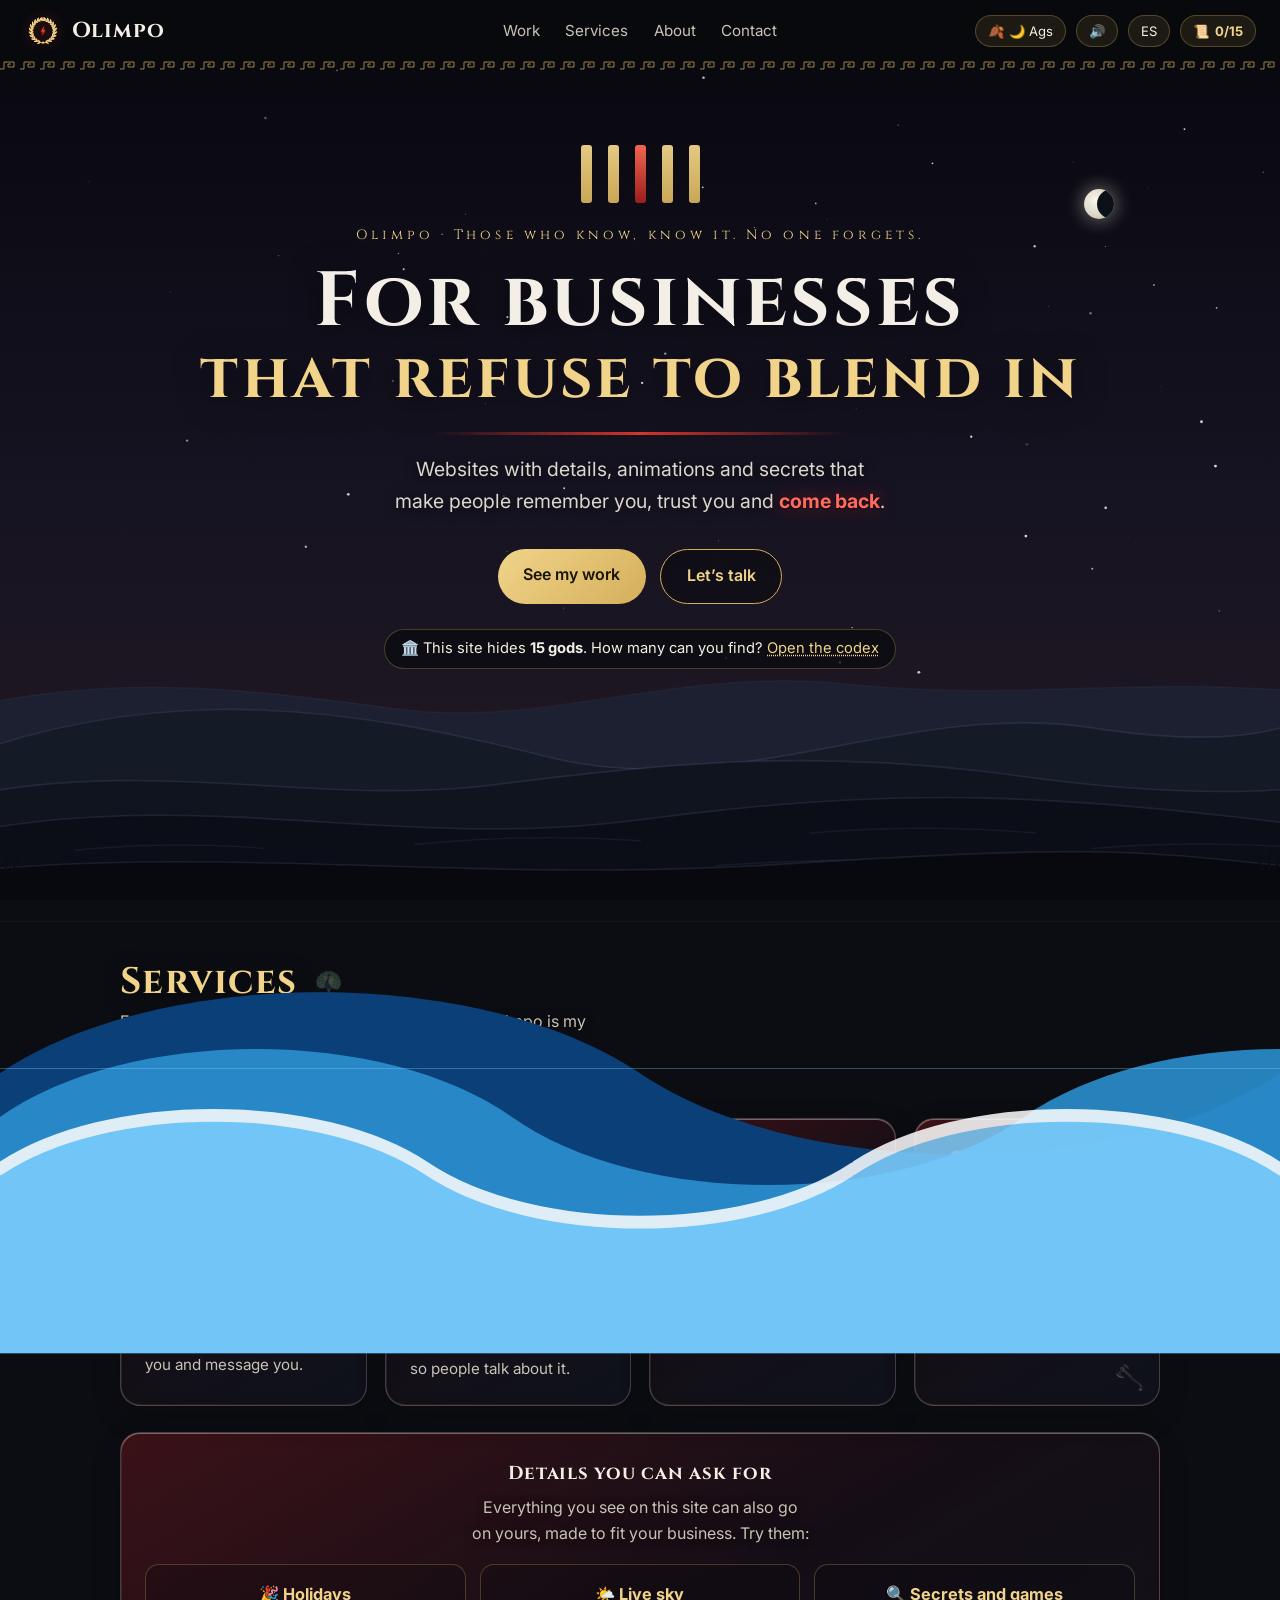
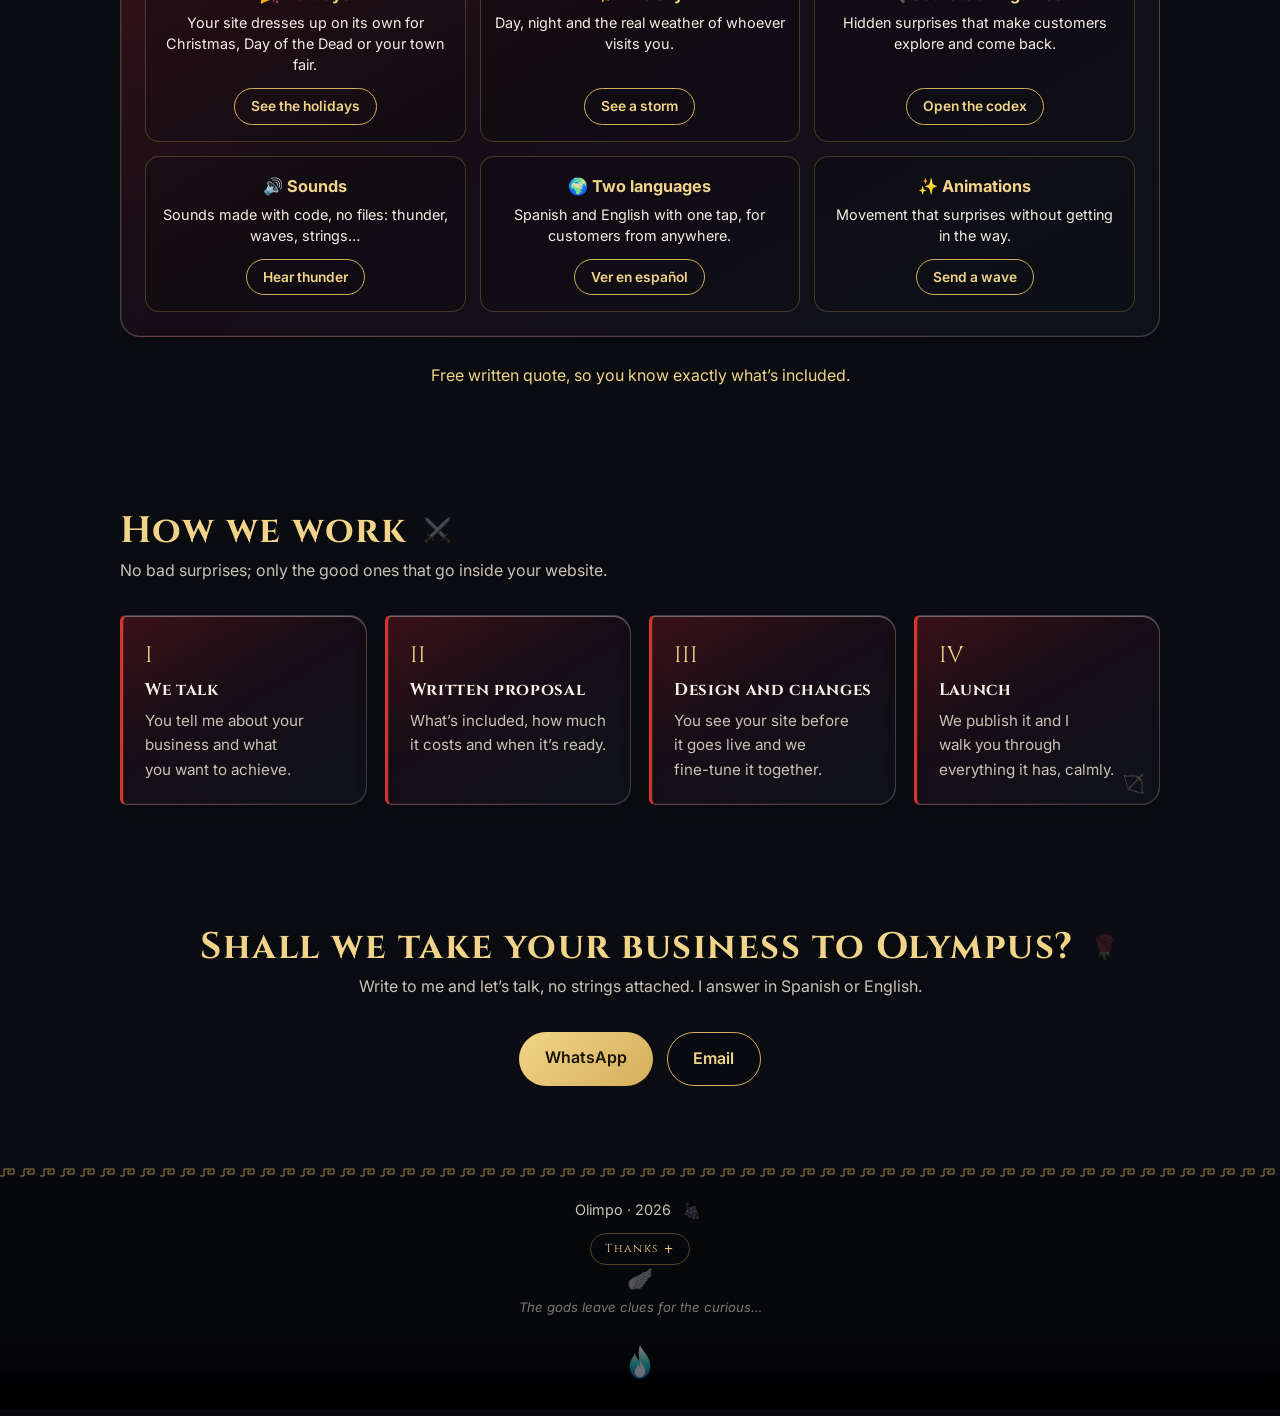
<file: index.html>
<!doctype html>
<html lang="es">
<head>
<meta charset="utf-8">
<meta name="viewport" content="width=device-width, initial-scale=1">
<title>Olimpo · Diseño web en Aguascalientes</title>
<meta name="description" content="Olimpo: páginas web para negocios de Aguascalientes que no quieren ser uno más. Con detalles, animaciones y secretos para los curiosos.">
<meta property="og:type" content="website">
<meta property="og:url" content="https://codecap2.github.io/">
<meta property="og:title" content="Olimpo · Para negocios que no quieren ser uno más">
<meta property="og:description" content="Páginas web hechas en Aguascalientes, con detalles, animaciones y secretos para los curiosos. ¿Te atreves a explorar el Olimpo?">
<meta property="og:image" content="https://codecap2.github.io/img/vista-previa.png?v=5">
<meta property="og:image:alt" content="Olimpo · Para negocios que no quieren ser uno más · Diseño web en Aguascalientes">
<meta property="og:image:width" content="1200">
<meta property="og:image:height" content="630">
<meta name="twitter:card" content="summary_large_image">
<meta name="theme-color" content="#0b0d12">
<link rel="canonical" href="https://codecap2.github.io/">
<link rel="icon" href="img/favicon.svg" type="image/svg+xml">
<link rel="preconnect" href="https://fonts.googleapis.com">
<link rel="preconnect" href="https://fonts.gstatic.com" crossorigin>
<link href="https://fonts.googleapis.com/css2?family=Cinzel:wght@500;700&family=Inter:wght@400;500;600&display=swap" rel="stylesheet">
<link rel="stylesheet" href="css/estilo.css?v=20261126b">
</head>
<body class="noche">
<svg width="0" height="0" style="position:absolute" aria-hidden="true">
  <defs>
    <linearGradient id="gHielo" x1="0" y1="0" x2="1" y2="1"><stop offset="0" stop-color="#f2fbff"/><stop offset=".45" stop-color="#9edcff"/><stop offset="1" stop-color="#2f7fc1"/></linearGradient>
    <linearGradient id="gMango" x1="0" y1="0" x2="1" y2="0"><stop offset="0" stop-color="#5a3519"/><stop offset=".5" stop-color="#8a5a2e"/><stop offset="1" stop-color="#4a2a12"/></linearGradient>
    <linearGradient id="gPiedra" x1="0" y1="0" x2="1" y2="1"><stop offset="0" stop-color="#cfc9bf"/><stop offset=".45" stop-color="#8d877e"/><stop offset="1" stop-color="#4f4a44"/></linearGradient>
    <symbol id="iHacha" viewBox="0 0 64 64">
      <!-- Hacha de piedra: mango de madera con cuero, cabeza de piedra tallada amarrada con cuerda -->
      <rect x="35" y="5" width="6" height="56" rx="2.2" fill="url(#gMango)" stroke="#2e1a0a" stroke-width="1"/>
      <path d="M34.6 44 h6.8 M34.6 47.5 h6.8 M34.6 51 h6.8 M34.6 54.5 h6.8" stroke="#3a2412" stroke-width="1.6" opacity=".7"/>
      <path d="M36 8 L22 4.5 L12 8 Q6.5 19 9.5 32.5 L21 30 L36 23 Z" fill="url(#gPiedra)" stroke="#3a3632" stroke-width="1.1" stroke-linejoin="round"/>
      <path d="M12 8 Q6.5 19 9.5 32.5" stroke="#e8e3da" stroke-width="1.4" fill="none" opacity=".8"/>
      <path d="M16 12 l3 2 M14 20 l4 1 M17 26 l3 -1 M24 10 l2 3 M26 19 l3 1" stroke="#5e5952" stroke-width="1" opacity=".75" stroke-linecap="round"/>
      <circle cx="21" cy="16" r=".9" fill="#5e5952"/><circle cx="27" cy="24" r=".8" fill="#5e5952"/><circle cx="15" cy="27" r=".7" fill="#e8e3da"/>
      <path d="M33.5 9 L42.5 13 M33.5 13 L42.5 9 M33.5 17 L42.5 21 M33.5 21 L42.5 17" stroke="#c9a26a" stroke-width="1.5" stroke-linecap="round"/>
    </symbol>
    <symbol id="iHachaHielo" viewBox="0 0 64 64">
      <rect x="35" y="5" width="6" height="56" rx="2.2" fill="#a9dcf5" stroke="#5aa8d8" stroke-width="1"/>
      <path d="M36 8 L22 4.5 L12 8 Q6.5 19 9.5 32.5 L21 30 L36 23 Z" fill="url(#gHielo)" stroke="#e6f7ff" stroke-width="1.2" stroke-linejoin="round"/>
      <path d="M12 8 Q6.5 19 9.5 32.5" stroke="#ffffff" stroke-width="2" fill="none"/>
      <path d="M18 10 l4 8 M24 9 l3 6 M14 22 l6 3" stroke="#ffffff" stroke-width="1" opacity=".7"/>
      <path d="M33.5 9 L42.5 13 M33.5 13 L42.5 9 M33.5 17 L42.5 21 M33.5 21 L42.5 17" stroke="#e6f7ff" stroke-width="1.5" stroke-linecap="round"/>
    </symbol>
  </defs>
</svg>

<div id="escenario" aria-hidden="true">
  <div class="capa c-noche"></div><div class="capa c-amanecer"></div><div class="capa c-dia"></div><div class="capa c-atardecer"></div>
  <div class="nube" style="top:10vh;animation-delay:-10s"></div>
  <div class="nube" style="top:22vh;animation-delay:-45s;transform:scale(.7)"></div>
  <canvas id="particulas"></canvas>
  <div id="paisaje">
    <!-- Una ventana al desierto del Olimpo: cinco capas de dunas, de las más lejanas (claras y brumosas) a las de enfrente, y aves.
         Cada capa se mueve distinto con el cursor y al bajar (paralaje), para que se sienta la profundidad. -->
    <svg class="capa-p p-montes" viewBox="0 0 1440 320" preserveAspectRatio="none">
      <path class="m1" d="M0 150 C 160 118 300 132 460 150 S 760 112 940 128 S 1240 120 1440 136 V320 H0Z"/>
      <path class="cresta" d="M0 150 C 160 118 300 132 460 150 S 760 112 940 128 S 1240 120 1440 136"/>
    </svg>
    <svg class="capa-p p-lejos dunas" viewBox="0 0 1440 320" preserveAspectRatio="none">
      <path class="d1" d="M0 170 C 220 90 420 120 620 170 S 1000 110 1200 140 1440 120 1440 120 V320 H0Z"/>
      <path class="cresta" d="M0 170 C 220 90 420 120 620 170 S 1000 110 1200 140 1440 120 1440 120"/>
    </svg>
    <svg class="capa-p p-medio" viewBox="0 0 1440 320" preserveAspectRatio="none">
      
      <path class="d2" d="M0 212 C 200 170 380 222 560 200 S 900 160 1120 190 1440 200 1440 200 V320 H0Z"/>
      <path class="cresta" d="M0 212 C 200 170 380 222 560 200 S 900 160 1120 190 1440 200 1440 200"/>
    </svg>
    <svg class="capa-p p-cerca" viewBox="0 0 1440 320" preserveAspectRatio="none">
      <path class="d3" d="M0 250 C 260 200 460 270 720 236 S 1150 206 1440 244 V320 H0Z"/>
      <path class="cresta" d="M0 250 C 260 200 460 270 720 236 S 1150 206 1440 244"/>
      <path class="ondas" d="M120 268 Q220 258 320 266 M480 262 Q600 250 720 258 M900 250 Q1020 240 1140 250 M1200 266 Q1300 258 1400 264 M260 290 Q380 280 500 288 M800 284 Q940 274 1080 282"/>
    </svg>
    <svg class="capa-p p-frente" viewBox="0 0 1440 320" preserveAspectRatio="none">
      <path class="d4" d="M0 290 C 300 262 540 304 880 282 S 1260 270 1440 288 V320 H0Z"/>
      <path class="cresta" d="M0 290 C 300 262 540 304 880 282 S 1260 270 1440 288"/>
      <path class="pasto" d="M40 292 l-6 -18 M46 292 l2 -22 M52 292 l8 -16 M1380 288 l-7 -17 M1387 288 l1 -21 M1393 288 l8 -15"/>
    </svg>
    <div class="aves"><svg viewBox="0 0 120 40"><path d="M0 14 q8 -8 16 0 q8 -8 16 0 M40 6 q6 -6 12 0 q6 -6 12 0 M70 22 q7 -7 14 0 q7 -7 14 0"/></svg></div>
  </div>
  <div id="neblina"></div>
</div>
<div id="astros"><button id="sol" class="astro" type="button" aria-label="El sol"></button><button id="luna" class="astro" type="button" aria-label="La luna"></button></div>
<canvas id="frente" aria-hidden="true"></canvas>
<div id="destello" aria-hidden="true"></div>
<div id="ola" aria-hidden="true"><div class="capa-ola o1"></div><div class="capa-ola o2"></div><div class="capa-ola o3"></div></div>
<div id="pavo" aria-hidden="true"></div>
<div id="tajo" class="tajo" aria-hidden="true"></div>
<div id="tajo2" class="tajo" aria-hidden="true"></div>
<div id="escudo" aria-hidden="true"><svg viewBox="0 0 260 260"><defs><radialGradient id="eCara" cx="40%" cy="35%" r="75%"><stop offset="0" stop-color="#f6dea6"/><stop offset=".5" stop-color="#c8963c"/><stop offset="1" stop-color="#6e4a1c"/></radialGradient><linearGradient id="eBorde" x1="0" y1="0" x2="1" y2="1"><stop offset="0" stop-color="#e2bc74"/><stop offset=".5" stop-color="#8a5f26"/><stop offset="1" stop-color="#3e2a0e"/></linearGradient><linearGradient id="eHoja" x1="0" y1="0" x2="1" y2="0"><stop offset="0" stop-color="#8a6a2a"/><stop offset=".5" stop-color="#fff0c4"/><stop offset="1" stop-color="#8a6a2a"/></linearGradient><linearGradient id="eAsta" x1="0" y1="0" x2="1" y2="0"><stop offset="0" stop-color="#4a2a12"/><stop offset=".5" stop-color="#8a5a2e"/><stop offset="1" stop-color="#4a2a12"/></linearGradient></defs>
<g transform="rotate(42 130 130)"><rect x="126.5" y="18" width="7" height="274" rx="2" fill="url(#eAsta)" stroke="#2e1a0a" stroke-width="1"/><path d="M130 -44 L141.5 -10 Q140 4 130 16 Q120 4 118.5 -10 Z" fill="url(#eHoja)" stroke="#5a4214" stroke-width="1.2"/><path d="M130 -40 L130 12" stroke="#6e5020" stroke-width="1.2" opacity=".7"/><rect x="125.5" y="16" width="9" height="11" rx="1.5" fill="#b8893c" stroke="#5a4214" stroke-width="1"/><path d="M126.5 292 L133.5 292 L130 312 Z" fill="#b8893c" stroke="#5a4214" stroke-width="1"/></g>
<circle cx="130" cy="130" r="98" fill="url(#eBorde)" stroke="#2e1d08" stroke-width="3"/><circle cx="130" cy="130" r="82" fill="url(#eCara)" stroke="#5a3a14" stroke-width="2"/><circle cx="130" cy="130" r="66" fill="none" stroke="#a87a34" stroke-width="1.2" opacity=".55"/>
<g fill="#f6dc95" stroke="#5a3a14" stroke-width=".8"><circle cx="130" cy="40" r="4"/><circle cx="130" cy="220" r="4"/><circle cx="40" cy="130" r="4"/><circle cx="220" cy="130" r="4"/><circle cx="66.4" cy="66.4" r="4"/><circle cx="193.6" cy="66.4" r="4"/><circle cx="66.4" cy="193.6" r="4"/><circle cx="193.6" cy="193.6" r="4"/><circle cx="46.8" cy="95.6" r="3.4"/><circle cx="213.2" cy="95.6" r="3.4"/><circle cx="46.8" cy="164.4" r="3.4"/><circle cx="213.2" cy="164.4" r="3.4"/><circle cx="95.6" cy="46.8" r="3.4"/><circle cx="164.4" cy="46.8" r="3.4"/><circle cx="95.6" cy="213.2" r="3.4"/><circle cx="164.4" cy="213.2" r="3.4"/></g>
<linearGradient id="eLambda" x1="0" y1="0" x2="1" y2="1"><stop offset="0" stop-color="#e8402e"/><stop offset=".55" stop-color="#c8261c"/><stop offset="1" stop-color="#8e140e"/></linearGradient><path d="M130 70 L174 178 L187 178 L187 190 L139 190 L139 178 L150 178 L130 122 L103 178 L109 178 L109 190 L74 190 L74 178 L87 178 Z" fill="url(#eLambda)" stroke="#5e100c" stroke-width="2.6" stroke-linejoin="miter"/><path d="M134 82 L168 170" stroke="#ff9a7a" stroke-width="2" opacity=".5" stroke-linecap="round"/>
<path d="M70 108 Q80 80 108 66" stroke="#fff6dc" stroke-width="5" fill="none" opacity=".35" stroke-linecap="round"/></svg></div>
<div id="escarcha" aria-hidden="true"></div>
<div class="puerta izq" aria-hidden="true"></div>
<div class="puerta der" aria-hidden="true"></div>
<div id="aviso" role="status" aria-live="polite"></div>

<nav>
  <div class="barra-nav">
    <div class="lado izq">
      <span class="logo"><button id="rayo" class="secreto" type="button" aria-label="El templo del rayo" data-en-aria="The temple of the thunderbolt"><img class="marca" src="img/logo.svg" alt="" width="32" height="32"></button><a id="irInicio" href="#" style="color:inherit;text-decoration:none">Olimpo</a></span>
    </div>
    <ul>
      <li><a href="#trabajos" data-templo="trabajos" data-en="Work">Trabajos</a></li>
      <li><a href="#servicios" data-en="Services">Servicios</a></li>
      <li><a href="#sobre-mi" data-templo="sobre-mi" data-en="About">Sobre mí</a></li>
      <li><a href="#contacto" data-en="Contact">Contacto</a></li>
    </ul>
    <div class="lado der">
      <button id="chipClima" class="chip" type="button" title="El clima de donde estás, en vivo" data-en-title="Live weather where you are"><span class="ico">🍂</span><span class="txt">Ags</span></button>
      <button id="btnSonido" class="chip" type="button" aria-label="Encender sonido" title="Sonido" data-en-title="Sound">🔇</button>
      <button id="btnIdioma" class="chip" type="button" aria-label="Read in English">EN</button>
      <button id="btnCodice" class="chip" type="button" title="Códice del Olimpo" data-en-title="Codex of Olympus">📜 <b><span id="cuenta">0</span>/15</b></button>
    </div>
  </div>
</nav>

<header class="portada" id="inicio">
  <div class="envoltura">
    <div class="columnas" aria-hidden="true"><span></span><span></span><span></span><span></span><span></span></div>
    <div class="antetitulo" data-en="Olimpo · Those who know, know it. No one forgets.">Olimpo · Los que saben, lo conocen. Nadie lo olvida.</div>
    <h1 data-en="For businesses<em>that refuse to blend&nbsp;in</em>">Para negocios<em>que no quieren ser uno&nbsp;más</em></h1>
    <p data-en="Websites with details, animations and secrets that make people remember you, trust you and <strong class=&quot;vuelvan&quot;>come back</strong>.">Páginas web con detalles, animaciones y secretos que hacen que te recuerden, te escriban y <strong class="vuelvan">vuelvan</strong>.</p>
    <div class="botones">
      <a class="boton oro" href="#trabajos" data-templo="trabajos" data-en="See my work">Ver mis trabajos</a>
      <a class="boton linea" href="#contacto" data-en="Let’s talk">Platiquemos</a>
    </div>
    <div class="reto"><span data-en="🏛️ This site hides <b>15 gods</b>. How many can you find?">🏛️ Este sitio esconde <b>15 dioses</b>. ¿Cuántos encuentras?</span> <button type="button" id="abrirReto" data-en="Open the codex">Abre el códice</button></div>
  </div>
</header>

<main>
<section id="servicios">
  <div class="envoltura">
    <div class="titulo-fila aparece"><h2 data-en="Services">Servicios</h2><button class="secreto" data-dios="hera" type="button" aria-label="Pluma de pavo real" data-en-aria="Peacock feather">🦚</button></div>
    <p class="sub aparece" data-en="From a simple digital card to a website full of life. Olimpo is my personal style (I love Greek mythology and the little details); your website will have its own, made to fit your business.">Desde una tarjeta digital sencilla hasta una página llena de vida. Olimpo es mi estilo personal (me encantan la mitología griega y los detalles); tu página tendrá el suyo, hecho a la medida de tu negocio.</p>
    <div class="servicios">
      <div class="servicio vidrio aparece"><div class="icono">📇</div><h3 data-en="Simple page">Página sencilla</h3><p data-en="One page with who you are, your services, photos, map, hours and a WhatsApp button, so customers find you and message you.">Una sola página con quién eres, tus servicios, fotos, mapa, horario y botón de WhatsApp, para que te encuentren y te escriban.</p></div>
      <div class="servicio vidrio aparece"><div class="icono">✨</div><h3 data-en="Full site with magic">Página completa con magia</h3><p data-en="Several sections, animations, a gallery and a hidden secret designed just for your business, so people talk about it.">Varias secciones, animaciones, galería y un secreto escondido pensado solo para tu negocio, para que la gente hable de él.</p></div>
      <div class="servicio vidrio aparece"><div class="icono">🛠️</div><h3 data-en="Monthly care">Mantenimiento mensual</h3><p data-en="I update your prices, photos or hours and make sure everything keeps working, so you don’t have to worry.">Cambio tus precios, fotos u horarios y reviso que todo siga funcionando, para que tú no te preocupes.</p></div>
      <div class="servicio vidrio aparece" id="tarjetaExtras"><div class="icono">📍</div><h3 data-en="Extras">Extras</h3><p data-en="Google Maps listing, QR codes, business cards and your own domain (yourbusiness.com).">Ficha de Google Maps, códigos QR, tarjetas de presentación y dominio propio (tunegocio.com).</p><button class="secreto esquina" id="hacha" type="button" aria-label="Un hacha de acero" data-en-aria="A steel axe"><img src="img/hacha-metal.png" alt="" width="64" height="64"></button></div>
    </div>
    <div class="detalles vidrio aparece" id="detalles">
      <h3 data-en="Details you can ask for">Detalles que puedes pedir</h3>
      <p class="sub" data-en="Everything you see on this site can also go on yours, made to fit your business. Try them:">Todo lo que ves en esta página también puede ir en la tuya, hecho a la medida de tu negocio. Pruébalos:</p>
      <div class="detalles-grid">
        <div class="detalle"><b data-en="🎉 Holidays">🎉 Fiestas</b><span data-en="Your site dresses up on its own for Christmas, Day of the Dead or your town fair.">Tu página se viste sola para Navidad, Día de Muertos o la feria de tu ciudad.</span><a class="probar" href="?fiesta=navidad" data-en="See the holidays">Ver las fiestas</a></div>
        <div class="detalle"><b data-en="🌤️ Live sky">🌤️ Cielo en vivo</b><span data-en="Day, night and the real weather of whoever visits you.">El día, la noche y el clima real de quien te visita.</span><a class="probar" href="?hora=noche&amp;clima=tormenta#detalles" data-en="See a storm">Ver una tormenta</a></div>
        <div class="detalle"><b data-en="🔍 Secrets and games">🔍 Secretos y juegos</b><span data-en="Hidden surprises that make customers explore and come back.">Sorpresas escondidas que hacen que tus clientes exploren y regresen.</span><button class="probar" type="button" data-probar="codice" data-en="Open the codex">Abrir el códice</button></div>
        <div class="detalle"><b data-en="🔊 Sounds">🔊 Sonidos</b><span data-en="Sounds made with code, no files: thunder, waves, strings…">Sonidos hechos con código, sin archivos: truenos, olas, cuerdas…</span><button class="probar" type="button" data-probar="trueno" data-en="Hear thunder">Escuchar un trueno</button></div>
        <div class="detalle"><b data-en="🌍 Two languages">🌍 Dos idiomas</b><span data-en="Spanish and English with one tap, for customers from anywhere.">Español e inglés con un toque, para clientes de cualquier lugar.</span><button class="probar" type="button" data-probar="idioma" data-en="Ver en español">See it in English</button></div>
        <div class="detalle"><b data-en="✨ Animations">✨ Animaciones</b><span data-en="Movement that surprises without getting in the way.">Movimiento que sorprende sin estorbar.</span><button class="probar" type="button" data-probar="ola" data-en="Send a wave">Mandar una ola</button></div>
      </div>
    </div>
    <p class="nota aparece" data-en="Free written quote, so you know exactly what’s included.">Cotización sin costo y por escrito, para que sepas exactamente qué incluye.</p>
  </div>
</section>

<section id="como-trabajo">
  <div class="envoltura">
    <div class="titulo-fila aparece"><h2 data-en="How we work">Cómo trabajamos</h2><button class="secreto" data-dios="ares" type="button" aria-label="Espadas cruzadas" data-en-aria="Crossed swords">⚔️</button></div>
    <p class="sub aparece" data-en="No bad surprises; only the good ones that go inside your website.">Sin sorpresas feas; solo las bonitas que van dentro de tu página.</p>
    <div class="pasos">
      <div class="paso vidrio aparece"><h3 data-en="We talk">Platicamos</h3><p data-en="You tell me about your business and what you want to achieve.">Me cuentas de tu negocio y de lo que quieres lograr.</p></div>
      <div class="paso vidrio aparece"><h3 data-en="Written proposal">Propuesta por escrito</h3><p data-en="What’s included, how much it costs and when it’s ready.">Qué incluye, cuánto cuesta y cuándo queda.</p></div>
      <div class="paso vidrio aparece"><h3 data-en="Design and changes">Diseño y cambios</h3><p data-en="You see your site before it goes live and we fine-tune it together.">Ves tu página antes de publicarla y la ajustamos juntos.</p></div>
      <div class="paso vidrio aparece"><h3 data-en="Launch">Entrega</h3><p data-en="We publish it and I walk you through everything it has, calmly.">La publicamos y te explico todo lo que tiene, con calma.</p><button class="secreto esquina" data-dios="artemisa" type="button" aria-label="Un arco" data-en-aria="A bow">🏹</button></div>
    </div>
  </div>
</section>

<section id="contacto" class="contacto">
  <div class="envoltura">
    <div class="titulo-fila aparece"><h2 data-en="Shall we take your business to Olympus?">¿Subimos tu negocio al Olimpo?</h2><button class="secreto" data-dios="afrodita" type="button" aria-label="Una rosa" data-en-aria="A rose">🌹</button></div>
    <p class="sub aparece" data-en="Write to me and let’s talk, no strings attached. I answer in Spanish or English.">Escríbeme y platicamos sin compromiso.</p>
    <div class="botones aparece">
      <a class="boton oro" id="btnWhats" href="#contacto" target="_blank" rel="noopener">WhatsApp</a>
      <a class="boton linea" id="btnCorreo" href="#contacto" target="_blank" rel="noopener" data-en="Email">Correo</a>
    </div>
  </div>
</section>
</main>

<footer>
  <div class="envoltura">
    <div class="fila-pie"><span data-en="Olimpo · 2026">Olimpo · 2026</span> <button class="secreto" data-dios="dioniso" type="button" aria-label="Unas uvas" data-en-aria="Some grapes">🍇</button></div>
    <details class="gracias">
      <summary data-en="Thanks">Agradecimientos</summary>
      <p data-en="Olimpo is designed and coded by hand. To make the world of the gods look and sound real, these creators support us with free licenses. Thank you!">Olimpo se diseña y se programa a mano. Para que el mundo de los dioses se vea y suene real, estos creadores nos apoyan con licencias libres. ¡Gracias!</p>
      <ul>
        <li data-en="Axe illustration: dgim-studio, on Magnific">Ilustración del hacha: dgim-studio, en Magnific</li>
        <li data-en="Chains illustration: upklyak, on Magnific">Ilustración de las cadenas: upklyak, en Magnific</li>
        <li data-en="Silhouettes: Openclipart (public domain)">Siluetas: Openclipart (dominio público)</li>
        <li data-en="Independence Day mariachi: MFCC, on Pixabay">Mariachi de Fiestas Patrias: MFCC, en Pixabay</li>
        <li data-en="Day of the Dead guitar: drippeados, on Pixabay">Guitarra de Día de Muertos: drippeados, en Pixabay</li>
        <li data-en="San Marcos Fair brass band: JuliusH, on Pixabay">Banda de la Feria de San Marcos: JuliusH, en Pixabay</li>
        <li data-en="Fireworks, desert wind and crickets: Mixkit">Cohetes, viento del desierto y grillos: Mixkit</li>
      </ul>
    </details>
    <button id="sandalia" class="secreto" type="button" aria-label="Sandalia alada" data-en-aria="Winged sandal">🪽</button>
    <div class="pista" data-en="The gods leave clues for the curious…">Los dioses dejan pistas para los curiosos…</div>
  </div>
  <div class="abismo"><button id="llama" class="secreto" type="button" aria-label="Una llama en el abismo" data-en-aria="A flame in the abyss"><svg viewBox="0 0 40 56" aria-hidden="true"><defs><linearGradient id="fHades" x1="0" y1="1" x2="0" y2="0"><stop offset="0" stop-color="#1b4fd8"/><stop offset=".45" stop-color="#2fd6d0"/><stop offset=".85" stop-color="#e8fffd"/><stop offset="1" stop-color="#ffffff"/></linearGradient></defs><path d="M20 2 C26 14 36 20 36 34 C36 46 29 54 20 54 C11 54 4 46 4 34 C4 26 9 22 12 14 C14 22 17 24 19 25 C18 16 17 10 20 2 Z" fill="url(#fHades)"/><path d="M20 26 C24 32 28 36 28 42 C28 48 24 52 20 52 C16 52 12 48 12 43 C12 38 16 36 18 31 C19 35 20 36 21 36 C20 33 19 30 20 26 Z" fill="#ffffff" opacity=".85"/></svg></button></div>
</footer>

<!-- ===== Templo de los trabajos ===== -->
<div class="templo" id="templo-trabajos" role="region" aria-label="Templo de los trabajos" data-en-aria="Temple of work" tabindex="-1">
  <div class="interior">
    <button class="salir" type="button" data-en="← Leave the temple">← Salir del templo</button>
    <div class="friso"></div>
    <div class="titulo-fila"><h2 data-en="Work">Trabajos</h2><button class="secreto" data-dios="poseidon" type="button" aria-label="Tridente" data-en-aria="Trident">🔱</button></div>
    <p class="sub" data-en="Every website is different, but they all share one thing: a detail that makes people smile. Each one has its own identity, made for its business.">Cada página es distinta, pero todas tienen algo en común: un detalle que hace sonreír. Cada una tiene su propia identidad, hecha para su negocio.</p>
    <div class="trabajos">
      <article class="tarjeta">
        <a href="https://codecap2.github.io/mantenimiento-integral/" target="_blank" rel="noopener"><img src="img/mantenimiento-integral.png?v=2" alt="Vista previa de la página de Mantenimiento Integral" data-en-aria="Preview of the Mantenimiento Integral website" loading="lazy"></a>
        <div class="cuerpo">
          <span class="etiqueta" data-en="Full website · 2026 · in Spanish">Página completa · 2026</span>
          <h3>Mantenimiento Integral</h3>
          <p style="color:var(--gris);margin:0" data-en="Plumbing, electrical work and painting, by a painter and decorator with more than 20 years of experience.">Fontanería, electricidad y pintura, de un pintor y decorador con más de 20 años de experiencia.</p>
          <p class="caso" data-en="<b>The challenge:</b> a local trade business with no online presence, whose customers only found it by word of mouth.<br><b>The solution:</b> a site that shows its specialties clearly, puts WhatsApp one tap away and is memorable thanks to its details:">
            <b>El reto:</b> un negocio de oficios local sin presencia en internet, al que solo llegaban por recomendación.<br><b>La solución:</b> una página que muestra sus especialidades con claridad, pone el WhatsApp a un toque y se recuerda por sus detalles:</p>
          <ul>
            <li data-en="Water that fills the page as you scroll 💧">Agua que va llenando la página al bajar 💧</li>
            <li data-en="Rubber ducks with home tips 🦆">Patitos de hule con consejos 🦆</li>
            <li data-en="A light bulb with a blackout and a paint roller that changes color 💡🎨">Un foco con apagón y un rodillo que cambia de color 💡🎨</li>
            <li data-en="Custom QR codes and a WhatsApp link preview">Códigos QR personalizados y vista previa para WhatsApp</li>
          </ul>
          <a class="boton oro" href="https://codecap2.github.io/mantenimiento-integral/" target="_blank" rel="noopener" data-en="Visit the website ↗">Visitar la página ↗</a>
        </div>
      </article>
      <article class="tarjeta">
        <a href="https://chaskymc.art" target="_blank" rel="noopener"><img src="img/chaskymc.webp?v=1" alt="Vista previa del sitio de Chaskymc, arte de animales con armadura medieval" data-en-aria="Preview of the Chaskymc website, animal art in medieval armor" loading="lazy"></a>
        <div class="cuerpo">
          <span class="etiqueta" data-en="Full website · 2026 · Luxembourg">Página completa · 2026 · Luxemburgo</span>
          <h3>Chaskymc</h3>
          <p style="margin:.1rem 0 .5rem;font-size:.82rem;font-style:italic;color:var(--oro2)" data-en="🖌️ A job for the famous artist Chaskymc 😄">🖌️ Un trabajo para el famoso artista Chaskymc 😄</p>
          <p style="color:var(--gris);margin:0" data-en="An independent digital painter from Luxembourg who paints animals in medieval knight armor: commissioned portraits and prints.">Pintor digital independiente de Luxemburgo que pinta animales con armadura de caballero medieval: retratos por encargo y prints.</p>
          <p class="caso" data-en="<b>The challenge:</b> he ran his commissions on a Notion page and wanted a real jump in quality, something professional with its own personality.<br><b>The solution:</b> his own site on his own domain, with commissions as the stars (prices, examples, open or closed status and the month’s slots) and a private panel so he changes prices, gallery and text himself, no code:">
            <b>El reto:</b> llevaba sus comisiones en una página de Notion y quería un salto de calidad de verdad, algo profesional y con personalidad propia.<br><b>La solución:</b> un sitio propio en su dominio, con las comisiones de protagonistas (precios, ejemplos, estado abierto o cerrado y los cupos del mes) y un panel privado para que él mismo cambie precios, galería y textos sin tocar código:</p>
          <ul>
            <li data-en="A private panel to edit prices, gallery and text, with a 20-version history to undo anything 🛡️">Panel privado para cambiar precios, galería y textos, con historial de 20 versiones para deshacer lo que sea 🛡️</li>
            <li data-en="The month’s slots are a cat paw: each pad dims as they fill up 🐾">Los cupos del mes son una patita de gato: cada almohadilla se apaga conforme se van llenando 🐾</li>
            <li data-en="Full-screen cover with a floating menu, and a vertical illustration he painted for phones 📱">Portada a pantalla completa con menú flotante, y una ilustración vertical que él pintó para celulares 📱</li>
            <li data-en="His art protected from AI training, on his own Cloudflare account 🎨">Su arte protegido contra el entrenamiento de IA, en su propia cuenta de Cloudflare 🎨</li>
          </ul>
          <a class="boton oro" href="https://chaskymc.art" target="_blank" rel="noopener" data-en="Visit the website ↗">Visitar la página ↗</a>
        </div>
      </article>
      <article class="tarjeta">
        <a href="demos/artista/" target="_blank" rel="noopener"><img src="demos/artista/vista-previa.png?v=1" alt="Vista previa de la página de artista Estudio Aurora" data-en-aria="Preview of the Estudio Aurora artist page" loading="lazy"></a>
        <div class="cuerpo">
          <span class="etiqueta" data-en="Concept · Artist page · 2026">Concepto · Página de artista · 2026</span>
          <h3>Estudio Aurora</h3>
          <p style="color:var(--gris);margin:0" data-en="A sample page for an illustrator, made to show what an artist’s site can be. The artist and the artworks are fictional: the art is generated with code.">Una página de muestra para una ilustradora, hecha para enseñar cómo puede ser el sitio de un artista. La artista y las obras son ficticias: el arte se genera con código.</p>
          <ul>
            <li data-en="Portfolio with filters by category and a viewer for each piece 🖼️">Portafolio con filtros por categoría y visor para cada obra 🖼️</li>
            <li data-en="Commissions with prices, process and FAQ 🎨">Comisiones con precios, proceso y preguntas frecuentes 🎨</li>
            <li data-en="A light, artistic style, very different from mine ✨">Un estilo claro y artístico, muy distinto al mío ✨</li>
            <li data-en="And of course, a secret: look for the brush 😉">Y claro, un secreto: busca el pincel 😉</li>
          </ul>
          <a class="boton oro" href="demos/artista/" target="_blank" rel="noopener" data-en="See the demo ↗">Ver la demo ↗</a>
        </div>
      </article>
      <div class="tarjeta vacia">
        <div class="grande">🏛️</div>
        <h3 data-en="Your business here">Tu negocio aquí</h3>
        <p data-en="The next spot on Olympus is free. Shall we save it for you?">El próximo lugar del Olimpo está libre. ¿Lo apartamos para ti?</p>
        <a class="boton linea" href="#contacto" data-en="I want mine">Quiero el mío</a>
        <button class="secreto esquina" data-dios="hefesto" type="button" aria-label="Martillo" data-en-aria="Hammer">🔨</button>
      </div>
    </div>
    <div class="friso" style="margin-top:40px;margin-bottom:0"></div>
  </div>
</div>

<!-- ===== Sobre mí ===== -->
<div class="templo" id="templo-sobre-mi" role="region" aria-label="Sobre mí" data-en-aria="About me" tabindex="-1">
  <div class="interior">
    <button class="salir" type="button" data-en="← Leave the temple">← Salir del templo</button>
    <div class="friso"></div>
    <div class="sobre">
      <div class="medallon"><div class="foto emblema"><img src="img/olimpo-isotipo.svg?v=1" alt="Olimpo"></div><button class="secreto" data-dios="atenea" type="button" aria-label="Búho" data-en-aria="Owl">🦉</button></div>
      <div>
        <h2 data-en="About me">Sobre mí</h2>
        <p data-en="I founded Olimpo to make websites people enjoy using, not just websites that exist. I tailor every project, take care of every detail, and explain everything calmly and in plain words.">Fundé Olimpo para hacer páginas que la gente disfrute usar, no solo que existan. Trabajo cada proyecto a la medida, cuido cada detalle y te explico todo con calma y en palabras sencillas.</p>
        <div class="datos">
          <span class="dato" data-en="🌎 Also in English">🌎 También en inglés</span>
          <button class="secreto" id="cadenas" type="button" aria-label="Unas cadenas viejas" data-en-aria="Some old chains" style="font-size:1.25rem">⛓️</button>
        </div>
      </div>
    </div>
    <div class="friso" style="margin-top:40px;margin-bottom:0"></div>
  </div>
</div>
<div class="columna-t izq" aria-hidden="true"><div class="capitel"></div><div class="fuste"></div><div class="basa"></div></div>
<div class="columna-t der" aria-hidden="true"><div class="capitel"></div><div class="fuste"></div><div class="basa"></div></div>

<div id="codice" role="dialog" aria-modal="true" aria-labelledby="tituloCodice">
  <div class="pergamino">
    <div class="cabeza">
      <div><h2 id="tituloCodice" data-en="📜 Codex of Olympus">📜 Códice del Olimpo</h2><div style="color:var(--gris);font-size:.9rem" data-en="Find the 15 gods hidden across the site (inside the temples too). Each one brings a hint, a short myth… and a fun fact when you flip its card.">Encuentra a los 15 dioses escondidos en el sitio (también dentro de los templos). Cada uno trae una pista, un relato… y un dato curioso al voltear su tarjeta.</div></div>
      <button class="cerrar" type="button" id="cerrarCodice" aria-label="Cerrar" data-en-aria="Close">✕</button>
    </div>
    <div class="barra"><i id="progreso"></i></div>
    <div class="dioses" id="listaDioses"></div>
    <div class="recompensa" id="recompensa"></div>
    <div style="text-align:center;margin-top:14px"><button type="button" class="salir" id="reiniciarAventura" style="margin:0" data-en="🔄 Start over">🔄 Empezar de nuevo</button></div>
  </div>
</div>

<script src="js/idioma.js?v=20261126a"></script>
<script src="js/sonido.js?v=20261126a"></script>
<script src="js/cielo.js?v=20261126a"></script>
<script src="js/panteon.js?v=20261126a"></script>
<script src="js/fiestas.js?v=20261126a"></script>
<script src="js/detalles.js?v=20261126a"></script>
</body>
</html>
</file>
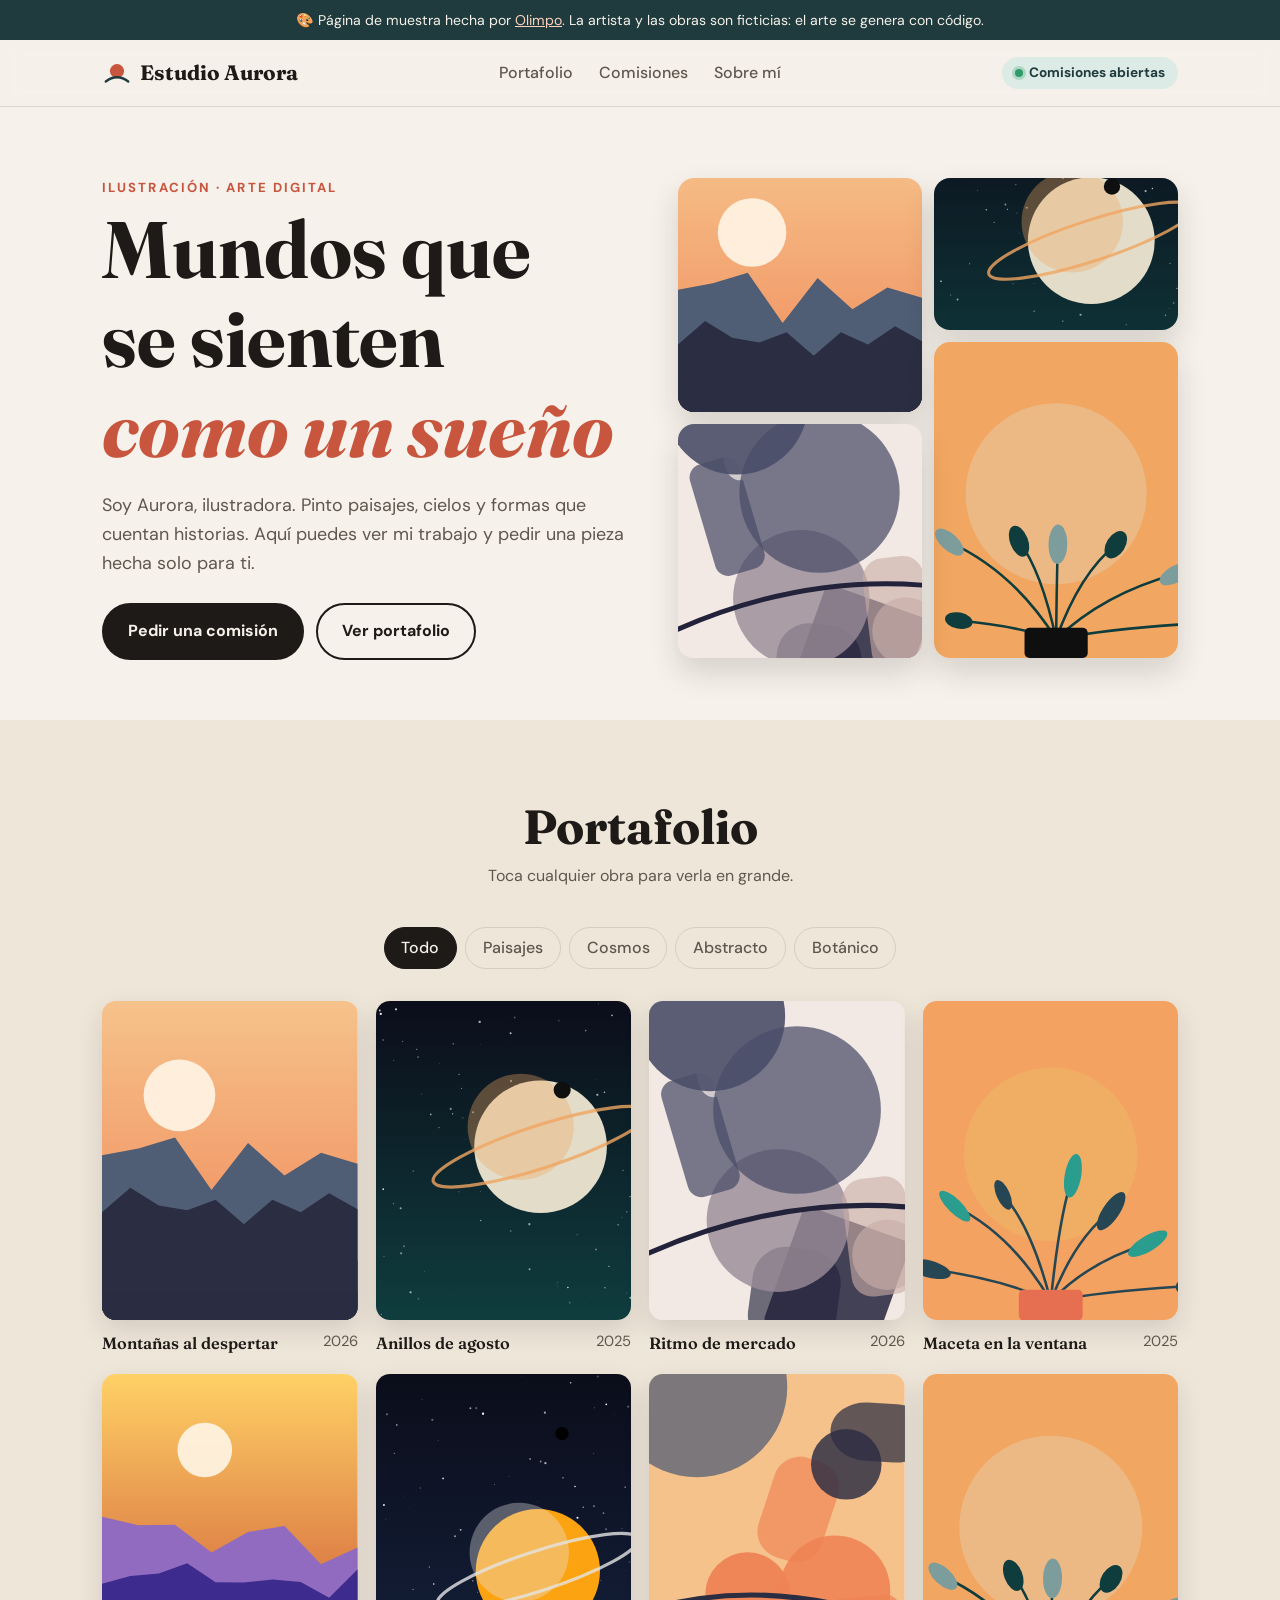
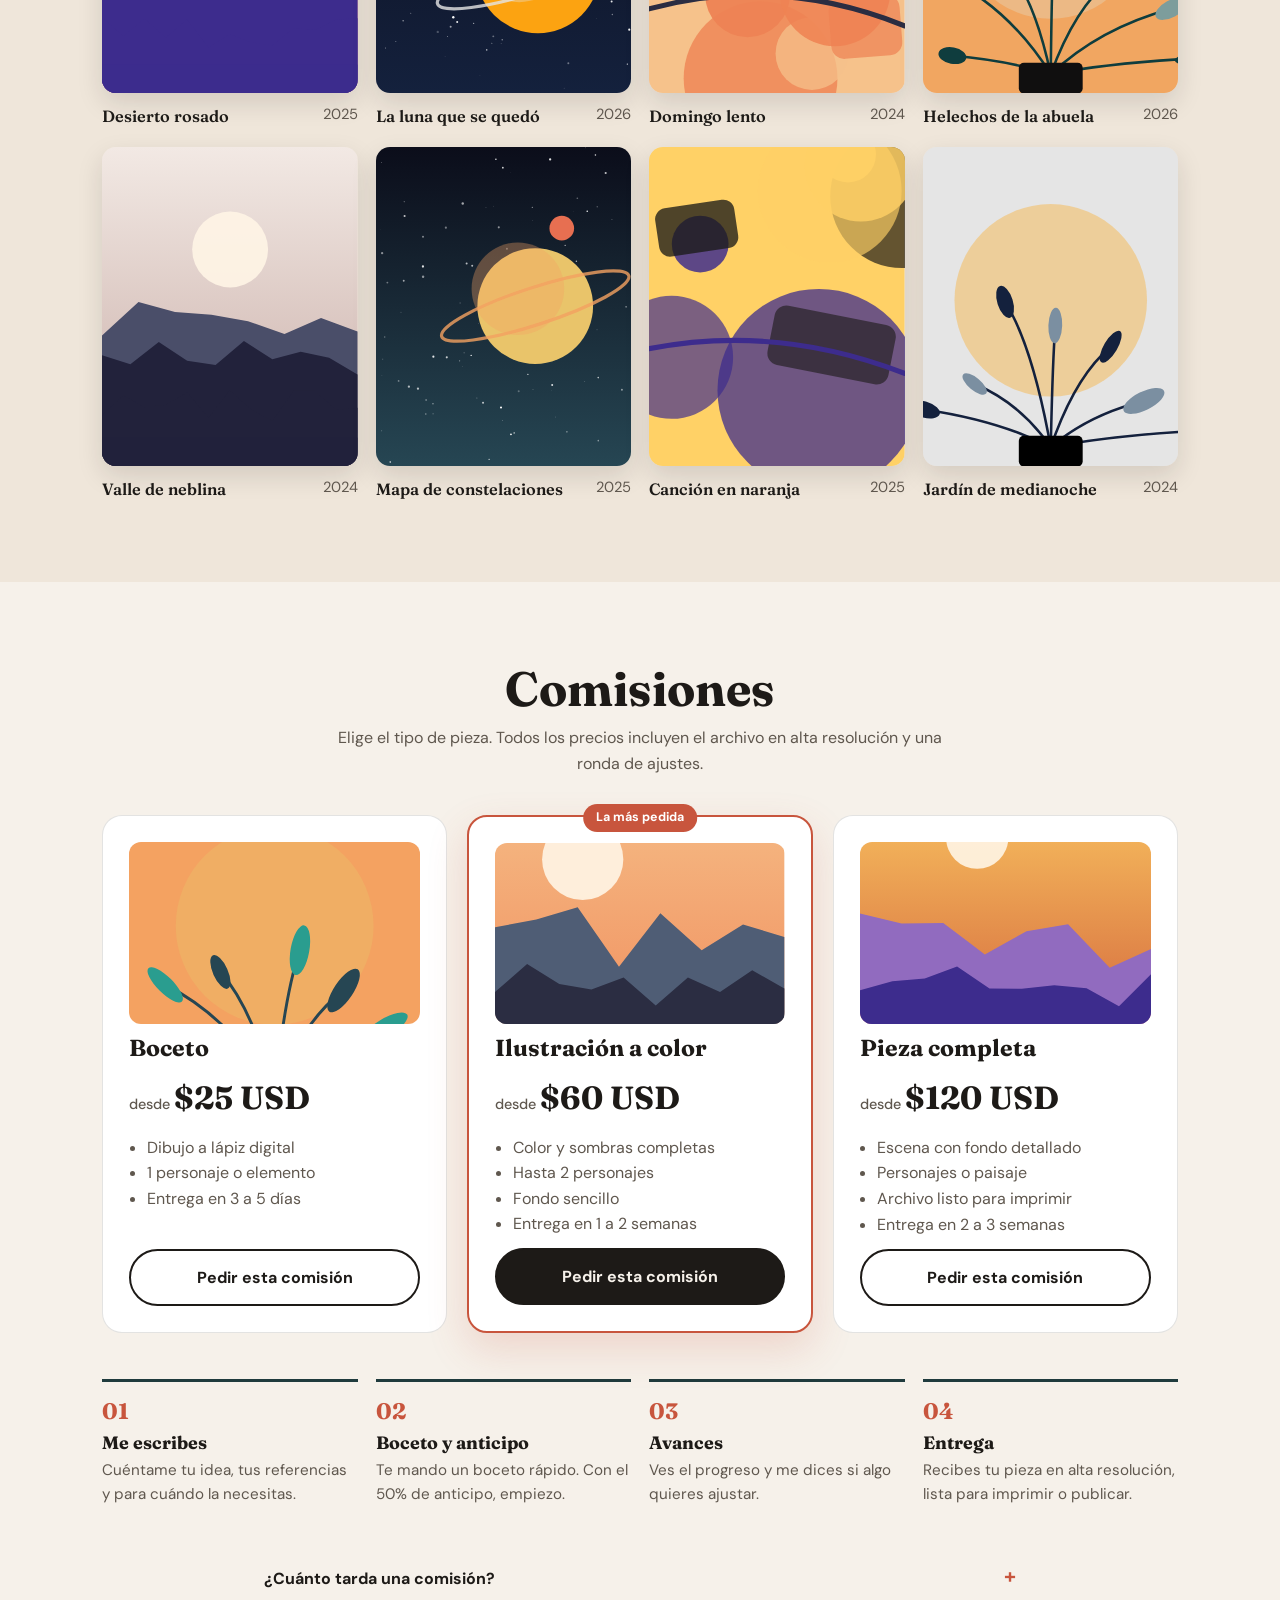
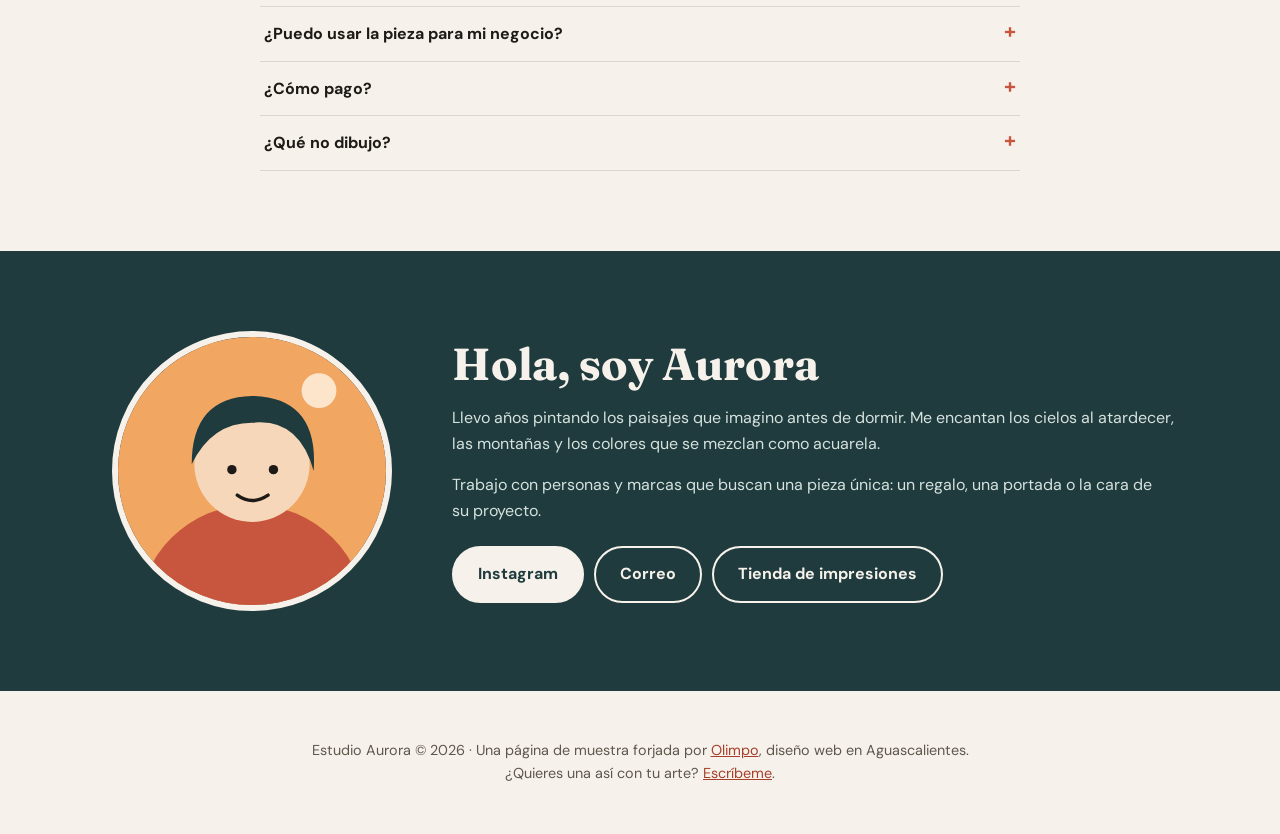
<file: demos/artista/index.html>
<!doctype html>
<html lang="es">
<head>
<meta charset="utf-8">
<meta name="viewport" content="width=device-width, initial-scale=1">
<title>Estudio Aurora · Página de artista (concepto de Olimpo)</title>
<meta name="description" content="Concepto de página de artista hecho por Olimpo: portafolio con galería, comisiones con precios y proceso, y sobre mí. El arte es de muestra, generado con código.">
<meta property="og:type" content="website">
<meta property="og:title" content="Estudio Aurora · Página de artista">
<meta property="og:description" content="Concepto de Olimpo: galería, comisiones y sobre mí, pensada para artistas.">
<meta property="og:image" content="https://codecap2.github.io/demos/artista/vista-previa.png?v=1">
<meta property="og:image:width" content="1200">
<meta property="og:image:height" content="630">
<meta name="twitter:card" content="summary_large_image">
<link rel="canonical" href="https://codecap2.github.io/demos/artista/">
<meta name="theme-color" content="#f6f1ea">
<link rel="icon" href="data:image/svg+xml,%3Csvg xmlns='http://www.w3.org/2000/svg' viewBox='0 0 64 64'%3E%3Crect width='64' height='64' rx='14' fill='%23f6f1ea'/%3E%3Ccircle cx='32' cy='30' r='14' fill='%23c8553d'/%3E%3Cpath d='M10 50 Q32 34 54 50' stroke='%231f3b3d' stroke-width='5' fill='none' stroke-linecap='round'/%3E%3C/svg%3E">
<link rel="preconnect" href="https://fonts.googleapis.com">
<link rel="preconnect" href="https://fonts.gstatic.com" crossorigin>
<link href="https://fonts.googleapis.com/css2?family=Fraunces:opsz,wght@9..144,400;9..144,600;9..144,700&family=DM+Sans:wght@400;500;700&display=swap" rel="stylesheet">
<style>
  :root { --papel: #f6f1ea; --papel2: #efe6da; --tinta: #1d1a17; --gris: #5f574e; --terracota: #c8553d; --terracota2: #a63f2b; --azul: #1f3b3d; --linea: rgba(29,26,23,.12); }
  * { box-sizing: border-box; }
  html { scroll-behavior: smooth; }
  body { margin: 0; background: var(--papel); color: var(--tinta); font-family: "DM Sans", system-ui, sans-serif; line-height: 1.6; }
  h1, h2, h3 { font-family: Fraunces, Georgia, serif; line-height: 1.12; margin: 0; text-wrap: balance; }
  p { text-wrap: pretty; }
  a { color: inherit; }
  :focus-visible { outline: 3px solid var(--terracota); outline-offset: 3px; border-radius: 6px; }
  .envoltura { max-width: 1120px; margin: 0 auto; padding: 0 22px; }
  .aviso-demo { background: var(--azul); color: #f6f1ea; text-align: center; font-size: .88rem; padding: .55rem 16px; }
  .aviso-demo a { color: #ffd2bd; }

  /* Barra */
  header.barra { position: sticky; top: 0; z-index: 20; background: rgba(246,241,234,.9); backdrop-filter: blur(10px); border-bottom: 1px solid var(--linea); }
  .barra .envoltura { display: grid; grid-template-columns: 1fr auto 1fr; align-items: center; height: 66px; }
  .firma { font-family: Fraunces, serif; font-weight: 700; font-size: 1.3rem; text-decoration: none; display: flex; align-items: center; gap: .5rem; justify-self: start; }
  .firma button { background: none; border: 0; padding: 0; cursor: pointer; display: grid; }
  .firma svg { width: 30px; height: 30px; }
  nav ul { list-style: none; display: flex; gap: 1.6rem; margin: 0; padding: 0; }
  nav a { text-decoration: none; color: var(--gris); font-weight: 500; }
  nav a:hover { color: var(--terracota); }
  .estado { justify-self: end; font-size: .85rem; font-weight: 700; color: var(--azul); background: #dcebe5; border-radius: 999px; padding: .3rem .8rem; display: inline-flex; align-items: center; gap: .4rem; }
  .estado::before { content: ""; width: 8px; height: 8px; border-radius: 50%; background: #2e9b6a; box-shadow: 0 0 0 3px rgba(46,155,106,.25); }
  @media (max-width: 760px) { .barra .envoltura { grid-template-columns: 1fr auto; height: auto; padding: 10px 16px; row-gap: 6px; } .estado { grid-row: 1; grid-column: 2; font-size: .76rem; padding: .25rem .65rem; } .firma { font-size: 1.12rem; white-space: nowrap; } nav { grid-row: 2; grid-column: 1 / -1; justify-self: center; } nav ul { gap: 1.1rem; font-size: .92rem; } }

  /* Portada */
  .portada { padding: 70px 0 60px; }
  .portada .envoltura { display: grid; grid-template-columns: 1.05fr 1fr; gap: 50px; align-items: center; }
  @media (max-width: 860px) { .portada .envoltura { grid-template-columns: 1fr; text-align: center; } }
  .portada .rol { color: var(--terracota); font-weight: 700; letter-spacing: .16em; text-transform: uppercase; font-size: .82rem; }
  .portada h1 { font-size: clamp(2.8rem, 7vw, 5rem); margin: .4rem 0 1rem; }
  .portada h1 em { font-style: italic; color: var(--terracota); }
  .portada p { font-size: 1.12rem; color: var(--gris); max-width: 46ch; }
  @media (max-width: 860px) { .portada p { margin-left: auto; margin-right: auto; } }
  .botones { display: flex; gap: 12px; flex-wrap: wrap; margin-top: 1.6rem; }
  @media (max-width: 860px) { .botones { justify-content: center; } }
  .boton { display: inline-block; text-decoration: none; font-weight: 700; padding: .85rem 1.5rem; border-radius: 999px; border: 2px solid var(--tinta); transition: transform .2s, background .2s, color .2s; cursor: pointer; font: inherit; font-weight: 700; }
  .boton.lleno { background: var(--tinta); color: var(--papel); }
  .boton:hover { transform: translateY(-2px); }
  .boton.lleno:hover { background: var(--terracota); border-color: var(--terracota); }
  .mosaico { display: grid; grid-template-columns: repeat(6, 1fr); grid-auto-rows: 70px; gap: 12px; }
  .mosaico .pieza { border-radius: 16px; overflow: hidden; box-shadow: 0 14px 30px rgba(29,26,23,.15); }
  .mosaico .pieza:nth-child(1) { grid-column: 1 / 4; grid-row: 1 / 4; }
  .mosaico .pieza:nth-child(2) { grid-column: 4 / 7; grid-row: 1 / 3; }
  .mosaico .pieza:nth-child(3) { grid-column: 4 / 7; grid-row: 3 / 7; }
  .mosaico .pieza:nth-child(4) { grid-column: 1 / 4; grid-row: 4 / 7; }
  .pieza svg { width: 100%; height: 100%; display: block; }

  section { padding: 80px 0; }
  .titulo { text-align: center; margin-bottom: 2.4rem; }
  .titulo h2 { font-size: clamp(2rem, 4.5vw, 3rem); }
  .titulo p { color: var(--gris); margin: .6rem auto 0; max-width: 56ch; }

  /* Portafolio */
  #portafolio { background: var(--papel2); }
  .filtros { display: flex; justify-content: center; flex-wrap: wrap; gap: 8px; margin-bottom: 2rem; }
  .filtros button { font: inherit; font-weight: 500; background: transparent; border: 1.5px solid var(--linea); color: var(--gris); padding: .45rem 1.05rem; border-radius: 999px; cursor: pointer; transition: all .2s; }
  .filtros button[aria-pressed="true"] { background: var(--tinta); color: var(--papel); border-color: var(--tinta); }
  .galeria { display: grid; grid-template-columns: repeat(auto-fill, minmax(240px, 1fr)); gap: 18px; }
  .obra { background: none; border: 0; padding: 0; cursor: zoom-in; text-align: left; font: inherit; color: inherit; transition: transform .3s; }
  .obra:hover { transform: translateY(-4px); }
  .obra .marco { aspect-ratio: 4 / 5; border-radius: 14px; overflow: hidden; box-shadow: 0 10px 26px rgba(29,26,23,.13); }
  .obra .marco svg { width: 100%; height: 100%; display: block; transition: transform .5s; }
  .obra:hover .marco svg { transform: scale(1.04); }
  .obra .pie { display: flex; justify-content: space-between; gap: 10px; margin-top: .6rem; font-size: .92rem; }
  .obra .pie b { font-family: Fraunces, serif; font-weight: 600; font-size: 1.02rem; }
  .obra .pie span { color: var(--gris); }
  .obra.oculta { display: none; }

  /* Visor */
  dialog#visor { border: 0; padding: 0; background: transparent; max-width: min(92vw, 980px); width: 100%; }
  dialog#visor::backdrop { background: rgba(20,17,14,.86); backdrop-filter: blur(4px); }
  .visor-cont { display: grid; grid-template-columns: 1.3fr 1fr; background: var(--papel); border-radius: 20px; overflow: hidden; }
  @media (max-width: 760px) { .visor-cont { grid-template-columns: 1fr; } }
  .visor-arte { aspect-ratio: 4 / 5; max-height: 80vh; }
  .visor-arte svg { width: 100%; height: 100%; display: block; }
  .visor-info { padding: 28px 26px; display: flex; flex-direction: column; gap: .5rem; }
  .visor-info h3 { font-size: 1.8rem; }
  .visor-info .meta { color: var(--gris); }
  .visor-nav { margin-top: auto; display: flex; gap: 8px; }
  .visor-nav button, .cerrar { font: inherit; background: var(--papel2); border: 1px solid var(--linea); border-radius: 999px; padding: .5rem 1rem; cursor: pointer; }
  .cerrar { position: absolute; top: 12px; right: 12px; width: 42px; height: 42px; padding: 0; font-size: 1.1rem; background: rgba(246,241,234,.92); }

  /* Comisiones */
  .planes { display: grid; grid-template-columns: repeat(auto-fit, minmax(250px, 1fr)); gap: 20px; }
  .plan { background: #fff; border: 1px solid var(--linea); border-radius: 20px; padding: 26px; display: flex; flex-direction: column; gap: .7rem; position: relative; }
  .plan.destacado { border: 2px solid var(--terracota); box-shadow: 0 16px 40px rgba(200,85,61,.18); }
  .plan .insignia { position: absolute; top: -13px; left: 50%; transform: translateX(-50%); background: var(--terracota); color: #fff; font-size: .78rem; font-weight: 700; padding: .25rem .8rem; border-radius: 999px; white-space: nowrap; }
  .plan .muestra { aspect-ratio: 16 / 10; border-radius: 12px; overflow: hidden; }
  .plan .muestra svg { width: 100%; height: 100%; display: block; }
  .plan h3 { font-size: 1.45rem; }
  .plan .precio { font-family: Fraunces, serif; font-size: 2rem; font-weight: 700; }
  .plan .precio small { font-family: "DM Sans", sans-serif; font-size: .9rem; color: var(--gris); font-weight: 500; }
  .plan ul { margin: 0; padding-left: 1.1rem; color: var(--gris); }
  .plan .boton { margin-top: auto; text-align: center; }
  .proceso { display: grid; grid-template-columns: repeat(auto-fit, minmax(200px, 1fr)); gap: 18px; margin-top: 46px; counter-reset: p; }
  .proceso div { padding-top: 12px; border-top: 3px solid var(--azul); }
  .proceso div::before { counter-increment: p; content: "0" counter(p); font-family: Fraunces, serif; color: var(--terracota); font-weight: 700; font-size: 1.4rem; }
  .proceso h3 { font-size: 1.12rem; margin: .2rem 0 .3rem; }
  .proceso p { margin: 0; color: var(--gris); font-size: .95rem; }
  .preguntas { max-width: 760px; margin: 46px auto 0; }
  details { border-bottom: 1px solid var(--linea); padding: 14px 4px; }
  summary { cursor: pointer; font-weight: 700; list-style: none; display: flex; justify-content: space-between; gap: 10px; }
  summary::after { content: "+"; font-size: 1.3rem; line-height: 1; color: var(--terracota); transition: transform .25s; }
  details[open] summary::after { transform: rotate(45deg); }
  details p { margin: .6rem 0 0; color: var(--gris); }

  /* Sobre mí */
  #sobre-mi { background: var(--azul); color: #f6f1ea; }
  .sobre { display: grid; grid-template-columns: 300px 1fr; gap: 50px; align-items: center; }
  @media (max-width: 760px) { .sobre { grid-template-columns: 1fr; text-align: center; } }
  .retrato { width: 280px; height: 280px; margin: 0 auto; border-radius: 50%; overflow: hidden; border: 6px solid #f6f1ea; }
  .retrato svg { width: 100%; height: 100%; display: block; }
  .sobre h2 { font-size: clamp(2rem, 4vw, 2.8rem); margin-bottom: 1rem; }
  .sobre p { color: #d6e2de; }
  .redes { display: flex; gap: 10px; flex-wrap: wrap; margin-top: 1.4rem; }
  @media (max-width: 760px) { .redes { justify-content: center; } }
  .redes .boton { border-color: #f6f1ea; color: #f6f1ea; }
  .redes .boton.lleno { background: #f6f1ea; color: var(--azul); }

  footer { text-align: center; padding: 34px 20px; color: var(--gris); font-size: .9rem; }
  footer a { color: var(--terracota2); }

  #toast { position: fixed; left: 50%; bottom: 22px; transform: translate(-50%, 30px); opacity: 0; background: var(--tinta); color: var(--papel); padding: .75rem 1.2rem; border-radius: 14px; transition: all .3s; z-index: 50; max-width: calc(100% - 32px); text-align: center; pointer-events: none; }
  #toast.visible { opacity: 1; transform: translate(-50%, 0); }
  #pintura { position: fixed; inset: 0; pointer-events: none; z-index: 40; }

  .aparece { opacity: 0; transform: translateY(24px); transition: opacity .7s, transform .7s; }
  .aparece.visible { opacity: 1; transform: none; }
  @media (prefers-reduced-motion: reduce) { *, *::before, *::after { transition: none !important; animation: none !important; } .aparece { opacity: 1; transform: none; } html { scroll-behavior: auto; } }
</style>
</head>
<body>
<div class="aviso-demo">🎨 Página de muestra hecha por <a href="https://codecap2.github.io/">Olimpo</a>. La artista y las obras son ficticias: el arte se genera con código.</div>

<header class="barra">
  <div class="envoltura">
    <span class="firma"><button type="button" id="pincel" aria-label="El pincel de Aurora"><svg viewBox="0 0 64 64" aria-hidden="true"><circle cx="32" cy="28" r="15" fill="#c8553d"/><path d="M8 50 Q32 32 56 50" stroke="#1f3b3d" stroke-width="5" fill="none" stroke-linecap="round"/></svg></button>Estudio Aurora</span>
    <nav aria-label="Secciones"><ul><li><a href="#portafolio">Portafolio</a></li><li><a href="#comisiones">Comisiones</a></li><li><a href="#sobre-mi">Sobre mí</a></li></ul></nav>
    <span class="estado">Comisiones abiertas</span>
  </div>
</header>

<main>
<section class="portada" aria-labelledby="titulo-portada">
  <div class="envoltura">
    <div>
      <div class="rol">Ilustración · Arte digital</div>
      <h1 id="titulo-portada">Mundos que se sienten <em>como un sueño</em></h1>
      <p>Soy Aurora, ilustradora. Pinto paisajes, cielos y formas que cuentan historias. Aquí puedes ver mi trabajo y pedir una pieza hecha solo para ti.</p>
      <div class="botones"><a class="boton lleno" href="#comisiones">Pedir una comisión</a><a class="boton" href="#portafolio">Ver portafolio</a></div>
    </div>
    <div class="mosaico" aria-hidden="true" id="mosaico"></div>
  </div>
</section>

<section id="portafolio" aria-labelledby="titulo-portafolio">
  <div class="envoltura">
    <div class="titulo aparece"><h2 id="titulo-portafolio">Portafolio</h2><p>Toca cualquier obra para verla en grande.</p></div>
    <div class="filtros" role="group" aria-label="Filtrar obras" id="filtros"></div>
    <div class="galeria" id="galeria"></div>
  </div>
</section>

<section id="comisiones" aria-labelledby="titulo-comisiones">
  <div class="envoltura">
    <div class="titulo aparece"><h2 id="titulo-comisiones">Comisiones</h2><p>Elige el tipo de pieza. Todos los precios incluyen el archivo en alta resolución y una ronda de ajustes.</p></div>
    <div class="planes" id="planes"></div>
    <div class="proceso aparece">
      <div><h3>Me escribes</h3><p>Cuéntame tu idea, tus referencias y para cuándo la necesitas.</p></div>
      <div><h3>Boceto y anticipo</h3><p>Te mando un boceto rápido. Con el 50% de anticipo, empiezo.</p></div>
      <div><h3>Avances</h3><p>Ves el progreso y me dices si algo quieres ajustar.</p></div>
      <div><h3>Entrega</h3><p>Recibes tu pieza en alta resolución, lista para imprimir o publicar.</p></div>
    </div>
    <div class="preguntas aparece">
      <details><summary>¿Cuánto tarda una comisión?</summary><p>Entre 1 y 3 semanas, según el tipo de pieza y la fila de pedidos. Siempre te doy una fecha antes de empezar.</p></details>
      <details><summary>¿Puedo usar la pieza para mi negocio?</summary><p>Sí, con licencia de uso comercial. Cuéntame para qué la quieres y te cotizo esa opción.</p></details>
      <details><summary>¿Cómo pago?</summary><p>Por transferencia o PayPal: 50% para empezar y 50% al entregar.</p></details>
      <details><summary>¿Qué no dibujo?</summary><p>Contenido que ofenda o que copie el estilo exacto de otro artista. Lo demás, ¡platiquémoslo!</p></details>
    </div>
  </div>
</section>

<section id="sobre-mi" aria-labelledby="titulo-sobre">
  <div class="envoltura sobre">
    <div class="retrato aparece" id="retrato" role="img" aria-label="Retrato ilustrado de Aurora"></div>
    <div class="aparece">
      <h2 id="titulo-sobre">Hola, soy Aurora</h2>
      <p>Llevo años pintando los paisajes que imagino antes de dormir. Me encantan los cielos al atardecer, las montañas y los colores que se mezclan como acuarela.</p>
      <p>Trabajo con personas y marcas que buscan una pieza única: un regalo, una portada o la cara de su proyecto.</p>
      <div class="redes"><a class="boton lleno demo" href="#">Instagram</a><a class="boton demo" href="#">Correo</a><a class="boton demo" href="#">Tienda de impresiones</a></div>
    </div>
  </div>
</section>
</main>

<footer>
  <p>Estudio Aurora © 2026 · Una página de muestra forjada por <a href="https://codecap2.github.io/">Olimpo</a>, diseño web en Aguascalientes.<br>¿Quieres una así con tu arte? <a href="https://codecap2.github.io/#contacto">Escríbeme</a>.</p>
</footer>

<dialog id="visor" aria-labelledby="visorTitulo">
  <button class="cerrar" type="button" id="cerrarVisor" aria-label="Cerrar">✕</button>
  <div class="visor-cont">
    <div class="visor-arte" id="visorArte"></div>
    <div class="visor-info">
      <span class="meta" id="visorCategoria"></span>
      <h3 id="visorTitulo"></h3>
      <p class="meta" id="visorMeta"></p>
      <p id="visorTexto"></p>
      <div class="visor-nav"><button type="button" id="anterior" aria-label="Obra anterior">← Anterior</button><button type="button" id="siguiente" aria-label="Obra siguiente">Siguiente →</button></div>
    </div>
  </div>
</dialog>
<canvas id="pintura" aria-hidden="true"></canvas>
<div id="toast" role="status" aria-live="polite"></div>

<script>
(function () {
  var NS = 'http://www.w3.org/2000/svg', calma = matchMedia('(prefers-reduced-motion: reduce)').matches;
  // Azar con semilla: cada obra se ve siempre igual
  function azarCon(semilla) { var s = semilla; return function () { s = (s * 16807) % 2147483647; return (s - 1) / 2147483646; }; }
  var PALETAS = [
    ['#2b2d42', '#ef8354', '#f6c28b', '#bfc0c0', '#4f5d75'], ['#0f3d3e', '#e2dcc8', '#f1a661', '#100f0f', '#7d9d9c'],
    ['#22223b', '#c9ada7', '#f2e9e4', '#9a8c98', '#4a4e69'], ['#264653', '#e9c46a', '#f4a261', '#e76f51', '#2a9d8f'],
    ['#3d2c8d', '#c84b31', '#ffd166', '#1b1a17', '#916bbf'], ['#14213d', '#fca311', '#e5e5e5', '#000000', '#7b8fa1']
  ];
  function svg(contenido, vb) { return '<svg xmlns="' + NS + '" viewBox="' + (vb || '0 0 400 500') + '" preserveAspectRatio="xMidYMid slice" aria-hidden="true">' + contenido + '</svg>'; }
  function cielo(id, a, b) { return '<defs><linearGradient id="' + id + '" x1="0" y1="0" x2="0" y2="1"><stop offset="0" stop-color="' + a + '"/><stop offset="1" stop-color="' + b + '"/></linearGradient></defs><rect width="400" height="500" fill="url(#' + id + ')"/>'; }
  function cordillera(r, y, amp, color, pasos) {
    var d = 'M0 500 L0 ' + y; for (var i = 0; i <= pasos; i++) { var x = i * 400 / pasos; d += ' L' + x.toFixed(1) + ' ' + (y - r() * amp).toFixed(1); }
    return '<path d="' + d + ' L400 500 Z" fill="' + color + '"/>';
  }
  var GEN = {
    paisaje: function (r, p, id) {
      var s = cielo(id, p[2], p[1]) + '<circle cx="' + (120 + r() * 160) + '" cy="' + (110 + r() * 70) + '" r="' + (38 + r() * 30) + '" fill="#fff6e6" opacity=".9"/>';
      s += cordillera(r, 300, 90, p[4], 7) + cordillera(r, 360, 70, p[0], 9) + cordillera(r, 430, 50, p[3] === '#000000' ? '#111' : p[0], 12);
      return s + '<rect y="455" width="400" height="45" fill="' + p[0] + '" opacity=".85"/>';
    },
    cosmos: function (r, p, id) {
      var s = cielo(id, '#0b0d1a', p[0]);
      for (var i = 0; i < 90; i++) s += '<circle cx="' + (r() * 400).toFixed(1) + '" cy="' + (r() * 500).toFixed(1) + '" r="' + (r() * 1.6 + .3).toFixed(2) + '" fill="#fff" opacity="' + (r() * .8 + .2).toFixed(2) + '"/>';
      var cx = 140 + r() * 120, cy = 180 + r() * 140, rad = 70 + r() * 50;
      s += '<circle cx="' + cx + '" cy="' + cy + '" r="' + rad + '" fill="' + p[1] + '"/><circle cx="' + (cx - rad * .3) + '" cy="' + (cy - rad * .3) + '" r="' + rad * .8 + '" fill="' + p[2] + '" opacity=".35"/>';
      s += '<ellipse cx="' + cx + '" cy="' + cy + '" rx="' + rad * 1.7 + '" ry="' + rad * .32 + '" fill="none" stroke="' + p[2] + '" stroke-width="5" transform="rotate(-18 ' + cx + ' ' + cy + ')" opacity=".8"/>';
      return s + '<circle cx="' + (r() * 400) + '" cy="' + (60 + r() * 80) + '" r="' + (10 + r() * 12) + '" fill="' + p[3] + '"/>';
    },
    abstracto: function (r, p, id) {
      var s = '<rect width="400" height="500" fill="' + p[2] + '"/>';
      for (var i = 0; i < 9; i++) {
        var c = p[Math.floor(r() * p.length)];
        if (r() < .5) s += '<circle cx="' + (r() * 400) + '" cy="' + (r() * 500) + '" r="' + (40 + r() * 120) + '" fill="' + c + '" opacity="' + (.55 + r() * .4).toFixed(2) + '"/>';
        else s += '<rect x="' + (r() * 300) + '" y="' + (r() * 400) + '" width="' + (60 + r() * 160) + '" height="' + (60 + r() * 160) + '" rx="' + (r() * 60) + '" fill="' + c + '" opacity="' + (.55 + r() * .4).toFixed(2) + '" transform="rotate(' + (r() * 40 - 20) + ' 200 250)"/>';
      }
      return s + '<path d="M0 ' + (300 + r() * 120) + ' Q200 ' + (180 + r() * 140) + ' 400 ' + (300 + r() * 120) + '" stroke="' + p[0] + '" stroke-width="8" fill="none" stroke-linecap="round"/>';
    },
    botanico: function (r, p, id) {
      var s = '<rect width="400" height="500" fill="' + p[2] + '"/><circle cx="200" cy="240" r="' + (130 + r() * 30) + '" fill="' + p[1] + '" opacity=".35"/>';
      for (var i = 0; i < 7; i++) {
        var ang = -80 + i * 27 + r() * 10, largo = 150 + r() * 90, rad = ang * Math.PI / 180;
        var x2 = 200 + Math.sin(rad) * largo, y2 = 470 - Math.cos(rad) * largo;
        s += '<path d="M200 470 Q' + (200 + Math.sin(rad) * largo * .4) + ' ' + (470 - Math.cos(rad) * largo * .7) + ' ' + x2.toFixed(1) + ' ' + y2.toFixed(1) + '" stroke="' + p[0] + '" stroke-width="4" fill="none"/>';
        s += '<ellipse cx="' + x2.toFixed(1) + '" cy="' + y2.toFixed(1) + '" rx="' + (22 + r() * 16) + '" ry="' + (9 + r() * 6) + '" fill="' + p[i % 2 ? 4 : 0] + '" transform="rotate(' + (ang - 90) + ' ' + x2.toFixed(1) + ' ' + y2.toFixed(1) + ')"/>';
      }
      return s + '<rect x="150" y="452" width="100" height="48" rx="8" fill="' + p[3] + '"/>';
    }
  };
  var CATS = { paisaje: 'Paisajes', cosmos: 'Cosmos', abstracto: 'Abstracto', botanico: 'Botánico' };
  var OBRAS = [
    ['paisaje', 'Montañas al despertar', 2026, 'Las montañas todavía dormidas, justo cuando el sol las toca.'],
    ['cosmos', 'Anillos de agosto', 2025, 'Un planeta imaginado en una noche sin luna.'],
    ['abstracto', 'Ritmo de mercado', 2026, 'Los colores de un tianguis, convertidos en formas.'],
    ['botanico', 'Maceta en la ventana', 2025, 'La planta que siempre busca el sol.'],
    ['paisaje', 'Desierto rosado', 2025, 'El desierto a la hora en que todo se vuelve rosa.'],
    ['cosmos', 'La luna que se quedó', 2026, 'Una luna que no quiso irse al amanecer.'],
    ['abstracto', 'Domingo lento', 2024, 'Formas que flotan sin prisa.'],
    ['botanico', 'Helechos de la abuela', 2026, 'Inspirado en el patio de mi abuela.'],
    ['paisaje', 'Valle de neblina', 2024, 'Capas de montañas que se pierden en la niebla.'],
    ['cosmos', 'Mapa de constelaciones', 2025, 'Un cielo lleno de historias por contar.'],
    ['abstracto', 'Canción en naranja', 2025, 'Lo que imagino cuando escucho mi canción favorita.'],
    ['botanico', 'Jardín de medianoche', 2024, 'Hojas que solo se abren de noche.']
  ];
  function pintarObra(i, extra) { var o = OBRAS[i], r = azarCon(1000 + i * 7919); return svg(GEN[o[0]](r, PALETAS[i % PALETAS.length], 'g' + i + (extra || ''))); }

  // Mosaico de la portada
  document.getElementById('mosaico').innerHTML = [0, 1, 7, 2].map(function (i) { return '<div class="pieza">' + pintarObra(i, 'm') + '</div>'; }).join('');
  // Filtros y galería
  var filtros = document.getElementById('filtros'), galeria = document.getElementById('galeria');
  filtros.innerHTML = ['todo'].concat(Object.keys(CATS)).map(function (k) { return '<button type="button" data-cat="' + k + '" aria-pressed="' + (k === 'todo') + '">' + (k === 'todo' ? 'Todo' : CATS[k]) + '</button>'; }).join('');
  galeria.innerHTML = OBRAS.map(function (o, i) {
    return '<button type="button" class="obra aparece" data-cat="' + o[0] + '" data-i="' + i + '" aria-label="Ver ' + o[1] + ' en grande"><div class="marco">' + pintarObra(i) + '</div><div class="pie"><b>' + o[1] + '</b><span>' + o[2] + '</span></div></button>';
  }).join('');
  filtros.addEventListener('click', function (e) {
    var b = e.target.closest('button'); if (!b) return;
    filtros.querySelectorAll('button').forEach(function (x) { x.setAttribute('aria-pressed', x === b); });
    galeria.querySelectorAll('.obra').forEach(function (o) { o.classList.toggle('oculta', b.dataset.cat !== 'todo' && o.dataset.cat !== b.dataset.cat); });
  });
  // Visor
  var visor = document.getElementById('visor'), actual = 0;
  function visibles() { return [].slice.call(galeria.querySelectorAll('.obra:not(.oculta)')).map(function (o) { return +o.dataset.i; }); }
  function mostrar(i) {
    actual = i; var o = OBRAS[i];
    document.getElementById('visorArte').innerHTML = pintarObra(i, 'v');
    document.getElementById('visorArte').setAttribute('role', 'img'); document.getElementById('visorArte').setAttribute('aria-label', o[1]);
    document.getElementById('visorCategoria').textContent = CATS[o[0]];
    document.getElementById('visorTitulo').textContent = o[1];
    document.getElementById('visorMeta').textContent = o[2] + ' · Ilustración digital';
    document.getElementById('visorTexto').textContent = o[3];
  }
  galeria.addEventListener('click', function (e) { var b = e.target.closest('.obra'); if (!b) return; mostrar(+b.dataset.i); visor.showModal(); });
  function mover(paso) { var v = visibles(), k = v.indexOf(actual); mostrar(v[(k + paso + v.length) % v.length]); }
  document.getElementById('anterior').onclick = function () { mover(-1); };
  document.getElementById('siguiente').onclick = function () { mover(1); };
  document.getElementById('cerrarVisor').onclick = function () { visor.close(); };
  visor.addEventListener('click', function (e) { if (e.target === visor) visor.close(); });
  visor.addEventListener('keydown', function (e) { if (e.key === 'ArrowRight') mover(1); if (e.key === 'ArrowLeft') mover(-1); });

  // Planes de comisión
  var PLANES = [
    ['Boceto', 'desde $25 USD', ['Dibujo a lápiz digital', '1 personaje o elemento', 'Entrega en 3 a 5 días'], 3, ''],
    ['Ilustración a color', 'desde $60 USD', ['Color y sombras completas', 'Hasta 2 personajes', 'Fondo sencillo', 'Entrega en 1 a 2 semanas'], 0, 'La más pedida'],
    ['Pieza completa', 'desde $120 USD', ['Escena con fondo detallado', 'Personajes o paisaje', 'Archivo listo para imprimir', 'Entrega en 2 a 3 semanas'], 4, '']
  ];
  document.getElementById('planes').innerHTML = PLANES.map(function (p, k) {
    return '<article class="plan aparece' + (p[4] ? ' destacado' : '') + '">' + (p[4] ? '<span class="insignia">' + p[4] + '</span>' : '') +
      '<div class="muestra">' + svg(GEN[OBRAS[p[3]][0]](azarCon(1000 + p[3] * 7919), PALETAS[p[3] % PALETAS.length], 'p' + k)) + '</div>' +
      '<h3>' + p[0] + '</h3><div class="precio">' + p[1].replace('desde ', '<small>desde </small>') + '</div><ul>' + p[2].map(function (x) { return '<li>' + x + '</li>'; }).join('') + '</ul>' +
      '<a class="boton' + (p[4] ? ' lleno' : '') + ' demo" href="#">Pedir esta comisión</a></article>';
  }).join('');
  // Retrato ilustrado (ficticio)
  document.getElementById('retrato').innerHTML = svg('<rect width="400" height="400" fill="#f1a661"/><circle cx="200" cy="420" r="170" fill="#c8553d"/><circle cx="200" cy="190" r="86" fill="#f6d7b9"/><path d="M110 190 Q110 90 200 88 Q300 90 292 200 Q270 120 200 128 Q140 128 110 190 Z" fill="#1f3b3d"/><circle cx="170" cy="198" r="7" fill="#1d1a17"/><circle cx="232" cy="198" r="7" fill="#1d1a17"/><path d="M178 236 Q200 252 224 236" stroke="#1d1a17" stroke-width="5" fill="none" stroke-linecap="round"/><circle cx="300" cy="80" r="26" fill="#fff6e6" opacity=".8"/>', '0 0 400 400');

  // Avisos de demo
  var toast = document.getElementById('toast'), t;
  function avisar(txt) { toast.textContent = txt; toast.classList.add('visible'); clearTimeout(t); t = setTimeout(function () { toast.classList.remove('visible'); }, 3200); }
  document.addEventListener('click', function (e) { var a = e.target.closest('a.demo'); if (a) { e.preventDefault(); avisar('🎨 Es una página de muestra: aquí iría tu Instagram, tu correo o tu formulario de comisiones.'); } });

  // Secreto: el pincel salpica pintura
  var cv = document.getElementById('pintura'), ctx = cv.getContext('2d'), gotas = [];
  function medir() { cv.width = innerWidth; cv.height = innerHeight; } addEventListener('resize', medir); medir();
  var clicsPincel = 0;
  document.getElementById('pincel').addEventListener('click', function (e) {
    clicsPincel++; var rr = this.getBoundingClientRect();
    var cols = ['#c8553d', '#1f3b3d', '#f1a661', '#e9c46a', '#2a9d8f', '#916bbf'];
    for (var i = 0; i < 46; i++) { var a = Math.random() * 6.28, s = 2 + Math.random() * 9; gotas.push({ x: rr.left + rr.width / 2, y: rr.top + rr.height / 2, vx: Math.cos(a) * s, vy: Math.sin(a) * s - 2, r: 3 + Math.random() * 9, c: cols[i % cols.length], v: 70 + Math.random() * 40 }); }
    avisar(clicsPincel === 1 ? '🎨 ¡Splash! Las páginas de Olimpo siempre esconden un secreto.' : '🎨 ¡Otra vez! Cada artista merece su propio detalle mágico.');
    if (!calma) requestAnimationFrame(pintar);
  });
  var pintando = false;
  function pintar() {
    if (pintando) return; pintando = true;
    (function paso() {
      ctx.clearRect(0, 0, cv.width, cv.height);
      for (var i = gotas.length - 1; i >= 0; i--) { var g = gotas[i]; g.x += g.vx; g.y += g.vy; g.vy += .35; g.vx *= .98; g.v--; if (g.v <= 0) { gotas.splice(i, 1); continue; } ctx.globalAlpha = Math.min(1, g.v / 30); ctx.fillStyle = g.c; ctx.beginPath(); ctx.arc(g.x, g.y, g.r, 0, 6.28); ctx.fill(); }
      if (gotas.length) requestAnimationFrame(paso); else { pintando = false; ctx.clearRect(0, 0, cv.width, cv.height); }
    })();
  }

  // Aparecer al bajar
  var obs = new IntersectionObserver(function (es) { es.forEach(function (e) { if (e.isIntersecting) { e.target.classList.add('visible'); obs.unobserve(e.target); } }); }, { threshold: .1 });
  document.querySelectorAll('.aparece').forEach(function (el) { obs.observe(el); });
})();
</script>
</body>
</html>
</file>
<file: css/estilo.css>
:root {
  --piedra: #0b0d12; --piedra2: #151821;
  --marmol: #f4efe6; --gris: #c9c2b6; --oro: #d4af5a; --oro2: #f1d48a;
  --sangre: #a3201d; --sangre2: #d8342c; --linea: rgba(212,175,90,.3); --nav: 62px;
  --greca: url("data:image/svg+xml,%3Csvg xmlns='http://www.w3.org/2000/svg' width='40' height='20' viewBox='0 0 40 20'%3E%3Cpath d='M0 18h8V4h20v10H16V8h6' fill='none' stroke='%23d4af5a' stroke-width='2' opacity='.7'/%3E%3C/svg%3E");
  --grano: url("data:image/svg+xml,%3Csvg xmlns='http://www.w3.org/2000/svg' width='160' height='160'%3E%3Cfilter id='n'%3E%3CfeTurbulence type='fractalNoise' baseFrequency='.9' numOctaves='3'/%3E%3CfeColorMatrix values='0 0 0 0 0 0 0 0 0 0 0 0 0 0 0 0 0 0 .55 0'/%3E%3C/filter%3E%3Crect width='160' height='160' filter='url(%23n)'/%3E%3C/svg%3E");
}
@media (max-width: 1080px) { :root { --nav: 86px; } }
* { box-sizing: border-box; }
html { scroll-behavior: smooth; scrollbar-width: none; background: #0b0d12; overflow-x: clip; overscroll-behavior: none; }
html::-webkit-scrollbar, .templo::-webkit-scrollbar, .pergamino::-webkit-scrollbar { display: none; }
.templo, .pergamino { scrollbar-width: none; }
body { margin: 0; background: var(--piedra); color: var(--marmol); font-family: Inter, "Segoe UI", sans-serif; line-height: 1.6; overflow-x: clip; }
a { color: var(--oro2); }
button { font: inherit; }
/* Accesibilidad: aro de foco dorado y visible para quien navega con teclado (el contorno respeta los bordes redondeados) */
nav ul a:focus-visible, .chip:focus-visible, .boton:focus-visible, .astro:focus-visible, .dios.hallada:focus-visible, .salir:focus-visible, .cerrar:focus-visible, #irInicio:focus-visible, .reto button:focus-visible, #aviso .ver:focus-visible, .gracias a:focus-visible, .recompensa a:focus-visible { outline: 2px solid var(--oro2); outline-offset: 3px; }
.envoltura { max-width: 1080px; margin: 0 auto; padding: 0 20px; }
h1, h2, h3, .logo, .cinzel { font-family: Cinzel, Georgia, serif; letter-spacing: .04em; }
h2 { font-size: clamp(1.6rem, 4vw, 2.3rem); margin: 0 0 .3em; color: var(--oro2); line-height: 1.2; text-shadow: 0 2px 18px rgba(0,0,0,.55); }
.sub { color: var(--gris); margin: 0 0 2rem; max-width: 60ch; text-shadow: 0 1px 10px rgba(0,0,0,.6); }
.secreto { display: inline-flex; align-items: center; justify-content: center; background: none; border: 0; padding: 4px; cursor: pointer; line-height: 1; opacity: .32; transition: opacity .3s, transform .3s, filter .3s; filter: grayscale(.6); vertical-align: middle; }
.secreto:hover, .secreto:focus-visible { opacity: 1; filter: none; transform: scale(1.2) rotate(-8deg); }
.secreto.hallado { opacity: .8; filter: none; }
.secreto svg { width: 1.5em; height: 1.5em; display: block; }

/* ===== Cielo: cuatro capas que se funden suavemente ===== */
#escenario { position: fixed; inset: 0; z-index: -1; overflow: hidden; background: #05070d; }
.capa { position: absolute; inset: 0; opacity: 0; transition: opacity 2.6s ease-in-out; }
.c-noche { background: linear-gradient(#05070d, #0d1424 55%, #1a1d2b); }
.c-amanecer { background: linear-gradient(#5d6aa8, #c89bb8 35%, #f4b88f 65%, #f8d6a0); }
.c-dia { background: linear-gradient(#f6d9a2, #f0b56b 45%, #e6995a 70%, #d98a4e); }
.c-atardecer { background: linear-gradient(#2a1f4a, #8a3a5c 35%, #e2643a 65%, #f5a24a); }
body.primavera .c-dia { background: linear-gradient(#f9e1c0, #f3c08a 45%, #e8a873 72%, #d9965f); }
body.verano .c-dia { background: linear-gradient(#ffd27a, #f6a443 45%, #ec8638 70%, #d9702e); }
body.invierno .c-dia { background: linear-gradient(#e7e3dc, #e9c49a 45%, #dca47a 72%, #c98f68); }
body.invierno .c-noche { background: linear-gradient(#03060c, #0a1426 55%, #18203a); }
body.otono .c-noche { background: linear-gradient(#07070d, #161322 55%, #241a22); }
body[data-fase="noche"] .c-noche, body[data-fase="amanecer"] .c-amanecer, body[data-fase="dia"] .c-dia, body[data-fase="atardecer"] .c-atardecer { opacity: 1; }
#particulas { position: absolute; inset: 0; width: 100%; height: 100%; }
#astros { position: fixed; inset: 0; z-index: -1; pointer-events: none; }
#frente { position: fixed; inset: 0; width: 100%; height: 100%; z-index: 66; pointer-events: none; }
.astro { pointer-events: auto; position: absolute; top: clamp(150px, 21vh, 230px); right: 13vw; width: 34px; height: 34px; border-radius: 50%; border: 0; cursor: pointer; z-index: 1; transition: opacity 1.8s ease, transform 2.8s cubic-bezier(.45,.05,.55,.95), filter .3s; will-change: transform; }
.astro:hover { filter: brightness(1.15); }
#sol { background: radial-gradient(circle, #fff6d5 0%, #ffd36b 45%, #f6a73b 70%); box-shadow: 0 0 22px 7px rgba(255,200,90,.34); }
#luna { background: radial-gradient(circle at 38% 38%, #fbf7ea, #d9d3c2 60%, #b8b09c); box-shadow: 0 0 16px 4px rgba(240,235,215,.3); width: 30px; height: 30px; overflow: hidden; }
#luna::after { content: ''; position: absolute; top: 0; left: 0; width: 100%; height: 100%; border-radius: 50%; background: #0c1119; transform: translateX(var(--luna-desplazo, 120%)); pointer-events: none; transition: transform 2s ease; }
body.amanecer #sol { box-shadow: 0 0 80px 30px rgba(255,150,80,.5); }
body.atardecer #sol { transform: translateY(42vh); box-shadow: 0 0 80px 30px rgba(255,120,60,.5); }
/* Se ponen detrás de las dunas y regresan desde arriba, por detrás del menú, como si le dieran la vuelta al mundo */
.astro.ponerse { transform: translateY(82vh) !important; pointer-events: none; }
.astro.arriba { transform: translateY(-48vh) !important; pointer-events: none; }
.dunas { position: absolute; left: 0; bottom: 0; width: 100%; height: 34vh; }
.dunas path { transition: fill 2.6s ease-in-out; }
/* (los colores de las dunas ahora viven en las variables del paisaje, al final del archivo) */



#neblina { position: absolute; inset: 0; background: transparent; transition: background 2s; pointer-events: none; }
body.arena #neblina { background: rgba(214,160,96,.42); }
body.noche.arena #neblina { background: rgba(60,48,40,.45); }
body.niebla #neblina { background: rgba(200,200,205,.28); }
body.lluvia #neblina, body.tormenta #neblina { background: rgba(20,24,36,.35); }
.nube { position: absolute; width: 260px; height: 70px; border-radius: 50px; background: rgba(255,255,255,.55); filter: blur(8px); opacity: 0; transition: opacity 2s; animation: nube 70s linear infinite; }
.nube::before { content: ""; position: absolute; width: 130px; height: 90px; border-radius: 50%; background: inherit; left: 50px; top: -40px; }
body.noche .nube { background: rgba(120,130,150,.35); }
body.nublado .nube, body.lluvia .nube, body.tormenta .nube { opacity: 1; }
@keyframes nube { from { transform: translateX(-320px); } to { transform: translateX(110vw); } }
body.navidad nav::before { content: ""; position: absolute; left: 0; right: 0; bottom: -16px; height: 8px; background: radial-gradient(circle, #ff4a3d 2.5px, transparent 3px) 0 0/28px 8px, radial-gradient(circle, #ffd34d 2.5px, transparent 3px) 9px 0/28px 8px, radial-gradient(circle, #46d27a 2.5px, transparent 3px) 18px 0/28px 8px; animation: focos 1.2s steps(2) infinite; }
@keyframes focos { 50% { filter: brightness(.45); } }

/* ===== Barra simétrica con greca ===== */
nav { position: sticky; top: 0; z-index: 60; background: rgba(9,10,14,.9); backdrop-filter: blur(8px); }
nav::after { content: ""; position: absolute; left: 0; right: 0; bottom: -8px; height: 10px; background: var(--greca) repeat-x 0 0/20px 10px; pointer-events: none; }
nav .barra-nav { display: grid; grid-template-columns: minmax(0, 1fr) auto minmax(0, 1fr); align-items: center; height: 62px; gap: 12px; padding: 0 24px; }
.lado { display: flex; align-items: center; gap: 10px; }
.lado.izq { justify-self: start; } .lado.der { justify-self: end; }
.logo { font-size: 1.35rem; font-weight: 700; color: var(--marmol); text-decoration: none; display: flex; align-items: center; gap: .6rem; }
#rayo { font-size: 1.25rem; opacity: 1; filter: none; padding: 2px; }
.marca { width: 32px; height: 32px; display: block; filter: drop-shadow(0 0 6px rgba(216,52,44,.35)); }
.tarjeta .caso { color: var(--gris); font-size: .92rem; margin: .8rem 0 0; }
.tarjeta .caso b { color: var(--oro2); }
nav ul { list-style: none; display: flex; gap: 1.6rem; margin: 0; padding: 0; justify-self: center; }
nav ul a { color: var(--gris); text-decoration: none; font-size: .95rem; }
nav ul a:hover, nav ul a.activo { color: var(--oro2); }
.chip { display: inline-flex; align-items: center; gap: .35rem; background: rgba(212,175,90,.1); border: 1px solid var(--linea); color: var(--marmol); border-radius: 999px; padding: .28rem .75rem; font-size: .82rem; cursor: pointer; white-space: nowrap; height: 32px; }
.chip:hover { border-color: var(--oro); }
#btnCodice b { color: var(--oro2); }
@media (max-width: 1080px) {
  nav .barra-nav { grid-template-columns: 1fr 1fr; height: auto; padding: 10px 14px 8px; row-gap: 6px; }
  nav ul { grid-column: 1 / -1; grid-row: 2; gap: 1.2rem; }
  nav ul a { font-size: .86rem; }
}
@media (max-width: 520px) { #chipClima .txt { display: none; } .logo { font-size: 1.12rem; } .lado { gap: 6px; } .chip { padding: .25rem .55rem; } nav ul { gap: .9rem; } }

/* ===== Portada ===== */
.portada { min-height: calc(100vh - var(--nav)); display: flex; align-items: center; text-align: center; padding: 50px 0 22vh; }
.portada .envoltura { width: 100%; }
.columnas { display: flex; justify-content: center; gap: 16px; margin-bottom: 22px; }
.columnas span { width: 11px; height: 58px; border-radius: 3px; background: linear-gradient(var(--oro2), var(--oro)); opacity: 0; animation: alzar .6s ease forwards; cursor: pointer; position: relative; }
.columnas span::after { content: ""; position: absolute; inset: -8px; }
.columnas span:nth-child(2) { animation-delay: .1s } .columnas span:nth-child(3) { animation-delay: .2s; background: linear-gradient(#ff6a55, var(--sangre)); }
.columnas span:nth-child(4) { animation-delay: .3s } .columnas span:nth-child(5) { animation-delay: .4s }
body.dia .columnas span { background: linear-gradient(#b8862b, #6e4a12); box-shadow: 0 0 0 1px rgba(60,30,8,.45), 0 0 14px rgba(255,240,200,.7); }
body.dia .columnas span:nth-child(3) { background: linear-gradient(#c8321f, #7c1410); }
.columnas span.vibra { animation: vibra .5s ease; opacity: .95; }
@keyframes vibra { 0%, 100% { transform: none; } 20% { transform: translateX(-3px); } 40% { transform: translateX(3px); } 60% { transform: translateX(-2px); } 80% { transform: translateX(2px); filter: brightness(1.6); } }
@keyframes alzar { from { opacity: 0; transform: translateY(20px) scaleY(.3) } to { opacity: .95; transform: none } }
.antetitulo { font-family: Cinzel, serif; color: var(--oro2); letter-spacing: .3em; font-size: .85rem; margin-bottom: .8rem; }
.portada h1 { font-size: clamp(2.3rem, 7.4vw, 4.8rem); margin: 0; line-height: 1.1; text-shadow: 0 4px 30px rgba(0,0,0,.6); }
.portada h1 em { font-style: normal; color: var(--oro2); display: block; font-size: .82em; }
.portada h1 em::after { content: ""; display: block; width: 40%; height: 3px; margin: .3em auto 0; background: linear-gradient(90deg, transparent, var(--sangre2), transparent); }
.portada p { color: #ddd6ca; font-size: clamp(1.05rem, 2.4vw, 1.22rem); max-width: 44ch; margin: 1.2rem auto 2rem; text-shadow: 0 2px 12px rgba(0,0,0,.7); }
body.dia .portada h1 { color: #1c0f05; text-shadow: 0 2px 18px rgba(255,230,180,.6); }
body.dia .portada h1 em { color: #8c1b14; }
body.dia .portada p { color: #3d2614; text-shadow: none; }
body.dia .antetitulo { color: #6e3f12; }
.reto { display: inline-block; margin-top: 1.6rem; font-size: .92rem; color: var(--marmol); background: rgba(9,10,14,.72); border: 1px solid var(--linea); border-radius: 999px; padding: .45rem 1rem; }
.reto button { background: none; border: 0; color: var(--oro2); text-decoration: underline dotted; cursor: pointer; padding: 0; }
.botones { display: flex; gap: 14px; justify-content: center; flex-wrap: wrap; }
.boton { display: inline-block; padding: .85rem 1.6rem; border-radius: 999px; font-weight: 600; text-decoration: none; transition: transform .2s, box-shadow .2s; cursor: pointer; border: 0; }
.boton.oro { background: linear-gradient(135deg, var(--oro2), var(--oro)); color: #1a1405; }
.boton.oro:hover { transform: translateY(-2px); box-shadow: 0 10px 30px rgba(212,175,90,.35); }
.boton.linea { border: 1px solid var(--oro); color: var(--oro2); background: rgba(10,10,14,.55); backdrop-filter: blur(6px); }
.boton.linea:hover { background: rgba(212,175,90,.15); }

/* ===== Inicio: sin cajas, solo vidrio líquido sobre las dunas ===== */
main, footer { position: relative; z-index: 2; }
main > section { padding: 60px 0; }
.titulo-fila { display: flex; align-items: center; gap: 12px; margin-bottom: .3em; }
.titulo-fila h2 { margin: 0; }
.titulo-fila .secreto { font-size: 1.45rem; }
.aparece { opacity: 0; transform: translateY(28px); transition: opacity .7s ease, transform .7s ease; }
.aparece.visible { opacity: 1; transform: none; }
/* Vidrio líquido: casi transparente, con un toque de rojo intenso que se desvanece */
.vidrio { background: linear-gradient(150deg, rgba(216,32,28,.24) 0%, rgba(160,16,16,.08) 45%, rgba(255,255,255,.02) 100%); backdrop-filter: blur(7px) saturate(1.7) brightness(1.05); -webkit-backdrop-filter: blur(7px) saturate(1.7) brightness(1.05); border: 1px solid rgba(255,255,255,.2); box-shadow: inset 0 1px 0 rgba(255,255,255,.35), inset 0 -1px 0 rgba(255,255,255,.06), inset 1px 0 0 rgba(255,255,255,.08), 0 10px 30px rgba(0,0,0,.18); border-radius: 20px; }
body.dia .vidrio { background: linear-gradient(150deg, rgba(216,32,28,.2) 0%, rgba(255,240,230,.12) 50%, rgba(255,255,255,.08) 100%); border-color: rgba(255,255,255,.55); box-shadow: inset 0 1px 0 rgba(255,255,255,.8), 0 10px 30px rgba(90,40,10,.12); }
body.dia main h2 { color: #6b1a10; text-shadow: 0 1px 0 rgba(255,240,210,.5); }
body.dia main .sub, body.dia .vidrio p { color: #3a2414; text-shadow: none; }
body.dia .vidrio h3 { color: #24120a; }
body.dia .nota { color: #6b1a10; text-shadow: none; }

.servicios { display: grid; grid-template-columns: repeat(auto-fit, minmax(230px, 1fr)); gap: 18px; }
.servicio { padding: 24px; transition: transform .25s; position: relative; }
.servicio:hover { transform: translateY(-4px); }
.servicio .icono { font-size: 1.8rem; }
.servicio h3 { font-size: 1.1rem; margin: .5rem 0 .4rem; color: var(--marmol); }
.servicio p { color: var(--gris); margin: 0; font-size: .95rem; }
.nota { text-align: center; color: var(--oro2); margin: 26px 0 0; text-shadow: 0 1px 10px rgba(0,0,0,.6); }
.esquina { position: absolute; right: 10px; bottom: 8px; font-size: 1.15rem; }
.sacude { animation: sacudir .35s; }

.pasos { display: grid; grid-template-columns: repeat(auto-fit, minmax(200px, 1fr)); gap: 18px; counter-reset: paso; }
.paso { padding: 22px; position: relative; border-left: 3px solid var(--sangre2); border-radius: 6px 18px 18px 6px; }
.paso::before { counter-increment: paso; content: counter(paso, upper-roman); font-family: Cinzel, serif; color: var(--oro2); font-size: 1.4rem; display: block; }
body.dia .paso::before { color: #8c1b14; }
.paso h3 { margin: .2rem 0 .3rem; font-size: 1.05rem; color: var(--marmol); }
.paso p { margin: 0; color: var(--gris); font-size: .95rem; }
body.marcha .paso { animation: marcha .5s ease-in-out 4 alternate; }
@keyframes marcha { to { transform: translateY(-8px); border-left-color: var(--oro2); } }

.contacto { text-align: center; }
.contacto .titulo-fila { justify-content: center; }
.contacto .sub { margin-left: auto; margin-right: auto; }

footer { background: rgba(7,8,11,.82); backdrop-filter: blur(6px); padding: 22px 0 6px; text-align: center; color: var(--gris); font-size: .9rem; margin-top: 30px; }
footer::before { content: ""; position: absolute; left: 0; right: 0; top: -9px; height: 10px; background: var(--greca) repeat-x 0 0/20px 10px; }
.fila-pie { display: block; text-align: center; text-wrap: balance; } .fila-pie .secreto { margin-left: 4px; }
#sandalia { font-size: 1.3rem; }
.pista { font-style: italic; opacity: .6; font-size: .82rem; margin-top: .2rem; }
.abismo { padding: 22px 0 26px; text-align: center; background: linear-gradient(transparent, #000); }
#llama { font-size: .95rem; opacity: .18; }

/* ===== Templos (por dentro) ===== */
.templo { position: fixed; top: var(--nav); left: 0; right: 0; bottom: 0; z-index: 40; overflow-y: auto; display: none;
  background: var(--grano), radial-gradient(ellipse at 50% -10%, rgba(255,170,80,.18), transparent 55%), radial-gradient(ellipse at 50% 110%, #1a120c, #0a0908 70%); }
.templo.abierto { display: block; }
.columna-t { position: fixed; top: var(--nav); bottom: 0; width: 74px; z-index: 41; pointer-events: none; display: none; flex-direction: column; filter: drop-shadow(0 0 18px rgba(0,0,0,.7)); }
.templo.abierto ~ .columna-t { display: flex; }
.columna-t.izq { left: 6px; } .columna-t.der { right: 6px; }
.capitel { height: 46px; position: relative; }
.capitel::before { content: ""; position: absolute; left: 0; right: 0; top: 0; height: 14px; background: linear-gradient(#efe7d8, #c9bea9); border-radius: 2px; }
.capitel::after { content: ""; position: absolute; left: 8px; right: 8px; top: 14px; height: 32px; background: linear-gradient(#e6dccb, #b5a891); clip-path: polygon(0 0, 100% 0, 82% 100%, 18% 100%); }
.fuste { flex: 1; margin: 0 13px; background: repeating-linear-gradient(90deg, #b3a791 0 2px, #e9e1d2 2px 7px, #d4c9b5 7px 9px), linear-gradient(90deg, rgba(0,0,0,.35), transparent 30%, transparent 70%, rgba(0,0,0,.4)); background-blend-mode: multiply; }
.basa { height: 30px; position: relative; }
.basa::before { content: ""; position: absolute; left: 6px; right: 6px; top: 0; height: 12px; background: linear-gradient(#e2d8c6, #b5a891); border-radius: 6px 6px 0 0; }
.basa::after { content: ""; position: absolute; left: 0; right: 0; bottom: 0; height: 18px; background: linear-gradient(#d8cdb9, #a99c84); }
@media (max-width: 700px) { .columna-t { width: 26px; } .capitel, .basa { height: 18px; } .capitel::after { top: 8px; height: 10px; } .capitel::before { height: 8px; } .fuste { margin: 0 4px; } }
.templo .interior { max-width: 1000px; margin: 0 auto; padding: 24px 100px 60px; position: relative; }
@media (max-width: 700px) { .templo .interior { padding: 18px 40px 50px; } }
.friso { height: 22px; background: var(--greca) repeat-x; margin: 0 calc(50% - 50vw) 28px; }
.salir { background: none; border: 1px solid var(--linea); color: var(--oro2); border-radius: 999px; padding: .4rem 1rem; cursor: pointer; margin-bottom: 18px; }
.salir:hover { background: rgba(212,175,90,.12); }
.templo h2 { font-size: clamp(2rem, 5vw, 3rem); }
/* Puertas de piedra antigua */
.puerta { position: fixed; top: var(--nav); bottom: 0; width: 51%; z-index: 65; pointer-events: none; transition: transform .55s cubic-bezier(.6,0,1,.6);
  background: var(--grano), radial-gradient(circle at 50% 50%, rgba(0,0,0,0) 40%, rgba(0,0,0,.45)), linear-gradient(90deg, #4a4239, #6b6154 30%, #5a5146 70%, #3b342d); }
.puerta::before { content: ""; position: absolute; inset: 7% 9%; border: 6px solid rgba(0,0,0,.28); box-shadow: inset 0 0 0 3px rgba(255,255,255,.06), 0 0 0 3px rgba(255,255,255,.05); background: var(--greca) repeat-x 0 10px / 30px 15px; }
.puerta::after { content: ""; position: absolute; top: 50%; width: 46px; height: 46px; margin-top: -23px; border-radius: 50%; border: 7px solid #8a6a2c; box-shadow: 0 2px 6px rgba(0,0,0,.6), inset 0 2px 4px rgba(255,220,150,.4); }
.puerta.izq { left: 0; transform: translateX(-101%); } .puerta.izq::after { right: 6%; }
.puerta.der { right: 0; transform: translateX(101%); } .puerta.der::after { left: 6%; }
body.cerrando .puerta { transform: none; }
body.abriendo .puerta { transition: transform 1.1s cubic-bezier(.45,0,.3,1); }
body.impacto nav, body.impacto .puerta { animation: temblor .35s; }
@keyframes temblor { 20% { translate: 0 4px } 40% { translate: 0 -3px } 60% { translate: 0 2px } 80% { translate: 0 -1px } }

.trabajos { display: grid; grid-template-columns: repeat(auto-fit, minmax(290px, 1fr)); gap: 24px; align-items: start; }
@media (max-width: 820px) { .trabajos { grid-template-columns: 1fr; } }
.tarjeta { background: linear-gradient(160deg, rgba(30,26,22,.9), rgba(14,12,10,.9)); border: 1px solid var(--linea); border-radius: 18px; overflow: hidden; position: relative; }
.tarjeta img { width: 100%; display: block; aspect-ratio: 1200/630; object-fit: cover; border-bottom: 1px solid var(--linea); transition: transform .5s; }
.tarjeta:hover img { transform: scale(1.03); }
.tarjeta .cuerpo { padding: 22px 24px 26px; }
.tarjeta h3 { margin: 0 0 .3rem; font-size: 1.35rem; }
.etiqueta { display: inline-block; font-size: .78rem; color: var(--oro2); border: 1px solid var(--linea); border-radius: 999px; padding: .1rem .65rem; margin-bottom: .7rem; }
.tarjeta ul { padding-left: 1.1rem; color: var(--gris); margin: .8rem 0 1.2rem; }
.vacia { display: flex; flex-direction: column; justify-content: center; align-items: center; text-align: center; padding: 40px 26px; border-style: dashed; min-height: 280px; }
.vacia .grande { font-size: 2.6rem; }
.vacia p { color: var(--gris); }

.sobre { display: grid; grid-template-columns: 240px 1fr; gap: 40px; align-items: center; }
@media (max-width: 760px) { .sobre { grid-template-columns: 1fr; text-align: center; } }
.medallon { width: 220px; height: 220px; margin: 0 auto; border-radius: 50%; border: 3px solid var(--oro); box-shadow: 0 0 0 6px rgba(163,32,29,.35), 0 0 50px rgba(212,175,90,.25); position: relative; }
.medallon .foto { width: 100%; height: 100%; border-radius: 50%; overflow: hidden; position: relative; background: #111; }
.medallon .foto img { position: absolute; width: 300px; left: -32px; top: -36px; }
.medallon .foto.emblema { display: flex; align-items: center; justify-content: center; background: radial-gradient(circle at 50% 42%, #191c24, #0b0d12 72%); }
.medallon .foto.emblema img { position: static; width: 44%; height: auto; filter: drop-shadow(0 0 10px rgba(228,8,10,.45)); }
.medallon .secreto { position: absolute; right: 2px; bottom: 6px; font-size: 1.6rem; z-index: 2; }
.datos { display: flex; flex-wrap: wrap; align-items: center; gap: 10px; margin-top: 1rem; }
@media (max-width: 760px) { .datos { justify-content: center; } }
.dato { background: rgba(212,175,90,.1); border: 1px solid var(--linea); border-radius: 999px; padding: .3rem .9rem; font-size: .9rem; }

/* ===== Códice con tarjetas que se voltean ===== */
#codice { position: fixed; inset: 0; z-index: 70; background: rgba(0,0,0,.72); display: none; align-items: center; justify-content: center; padding: 16px; }
#codice.abierto { display: flex; }
.pergamino { background: linear-gradient(170deg, #17130f, #0d0b09); border: 1px solid var(--oro); border-radius: 18px; width: min(980px, 100%); max-height: 88vh; overflow: auto; padding: 26px 22px; box-shadow: 0 20px 80px rgba(0,0,0,.6); }
.pergamino .cabeza { display: flex; justify-content: space-between; align-items: flex-start; gap: 12px; }
.pergamino h2 { margin: 0; }
.cerrar { background: none; border: 1px solid var(--linea); color: var(--marmol); border-radius: 50%; width: 38px; height: 38px; cursor: pointer; flex: none; }
.barra { height: 8px; border-radius: 8px; background: rgba(255,255,255,.08); margin: 14px 0 20px; overflow: hidden; }
.barra i { display: block; height: 100%; width: 0; background: linear-gradient(90deg, var(--sangre2), var(--oro2)); transition: width .6s; }
.dioses { display: grid; grid-template-columns: repeat(auto-fill, minmax(210px, 1fr)); gap: 14px; }
.dios { perspective: 900px; }
.giro { display: grid; transition: transform .7s cubic-bezier(.4,.2,.2,1); transform-style: preserve-3d; height: 100%; }
.cara { grid-area: 1 / 1; backface-visibility: hidden; -webkit-backface-visibility: hidden; border: 1px solid var(--linea); border-radius: 14px; padding: 14px; background: #17130f; }
.reverso { transform: rotateY(180deg); background: linear-gradient(160deg, #3a2a14, #2a0f0c); display: flex; flex-direction: column; justify-content: center; }
.dios.especial .frente { background: linear-gradient(160deg, #2a1d0c, #160f08); border-style: dashed; }
/* El Fénix: brasas que suben y un destello que recorre la carta */
.dios.fenix .frente, .dios.fenix .reverso { position: relative; overflow: hidden; border-style: solid; border-color: #ff6a1f; background: linear-gradient(170deg, #3a120a, #1a0806 70%); box-shadow: 0 0 26px rgba(255,90,20,.45), inset 0 0 30px rgba(255,80,20,.18); }
.dios.fenix .frente::before, .dios.fenix .reverso::before { content: ""; position: absolute; inset: -40% 0 0; pointer-events: none; opacity: .9;
  background: radial-gradient(circle, #ffd36b 0 1.5px, transparent 2.5px) 10% 100%/38px 46px, radial-gradient(circle, #ff8a2a 0 1.5px, transparent 2.5px) 60% 100%/52px 60px, radial-gradient(circle, #ffffff 0 1px, transparent 2px) 30% 100%/70px 80px;
  animation: brasasCarta 3.5s linear infinite; }
.dios.fenix .frente::after { content: ""; position: absolute; top: 0; bottom: 0; width: 40%; left: -60%; pointer-events: none; background: linear-gradient(100deg, transparent, rgba(255,230,170,.35), transparent); animation: destelloCarta 3s ease-in-out infinite; }
.dios.fenix .em { filter: drop-shadow(0 0 10px #ff6a1f); animation: latido 1.6s ease-in-out infinite; }
.dios.fenix h3, .dios.fenix h4 { color: #ffd36b; }
@keyframes brasasCarta { from { transform: translateY(0); } to { transform: translateY(-40%); } }
@keyframes destelloCarta { 0%, 60% { left: -60%; } 100% { left: 120%; } }
@keyframes latido { 50% { transform: scale(1.12); filter: drop-shadow(0 0 18px #ff8a2a); } }
.dios.volteada .giro { transform: rotateY(180deg); }
.dios.hallada { cursor: pointer; }
.dios.hallada .frente { border-color: var(--oro); box-shadow: 0 0 22px rgba(241,212,138,.18), inset 0 0 18px rgba(241,212,138,.06); }
.dios.resalta .frente { box-shadow: 0 0 0 2px var(--oro2), 0 0 34px rgba(241,212,138,.4); }
.dios .em { font-size: 1.7rem; }
.dios h3 { margin: .2rem 0; font-size: 1rem; color: var(--oro2); }
.dios h4 { margin: 0 0 .4rem; font-family: Cinzel, serif; color: var(--oro2); font-size: .9rem; letter-spacing: .08em; }
.dios .dom { font-size: .78rem; color: var(--sangre2); text-transform: uppercase; letter-spacing: .08em; }
.dios p { margin: .4rem 0 0; font-size: .86rem; color: var(--gris); }
.dios .voltear { margin-top: .5rem; font-size: .75rem; color: var(--oro2); opacity: .8; }
.dios.bloqueado .frente { opacity: .75; }
.dios.bloqueado .em { filter: grayscale(1) brightness(.4); }
.dios.bloqueado h3 { color: var(--gris); }
body.conquistado .dios .frente { animation: dorado 3s ease-in-out infinite alternate; }
@keyframes dorado { to { box-shadow: 0 0 30px rgba(241,212,138,.45), inset 0 0 22px rgba(241,212,138,.12); } }
.recompensa { margin-top: 20px; text-align: center; }
.recompensa .gloria { font-family: Cinzel, serif; color: var(--oro2); font-size: 1.2rem; line-height: 1.5; }

/* ===== Aviso (arriba, con enlace al códice) ===== */
#aviso { position: fixed; left: 50%; top: calc(var(--nav) + 16px); transform: translate(-50%, -16px); opacity: 0; background: rgba(18,16,13,.94); border: 1px solid var(--oro); color: var(--marmol); padding: .75rem 1.2rem; border-radius: 14px; z-index: 80; transition: opacity .35s, transform .35s; width: max-content; max-width: min(680px, calc(100% - 32px)); text-align: center; pointer-events: none; box-shadow: 0 12px 40px rgba(0,0,0,.45); }
#aviso.visible { opacity: 1; transform: translate(-50%, 0); }
#aviso .ver { pointer-events: auto; display: inline; background: none; border: 0; padding: 0; font: inherit; color: var(--oro2); cursor: pointer; text-decoration: underline dotted; text-underline-offset: 3px; }
#aviso .ver:hover { color: #fff; text-decoration-style: solid; }
#aviso .mito { display: block; margin-top: .45rem; font-size: .86rem; color: var(--gris); font-style: italic; }

/* ===== Efectos de los dioses ===== */
#destello { position: fixed; inset: 0; background: #fff; opacity: 0; pointer-events: none; z-index: 50; }
#destello.activo { animation: destello 1s ease; }
@keyframes destello { 0% { opacity: 0 } 6% { opacity: .95 } 14% { opacity: .15 } 22% { opacity: .8 } 34% { opacity: .1 } 100% { opacity: 0 } }
.vuela { position: fixed; font-size: 2rem; z-index: 55; pointer-events: none; animation: vuela 1.2s ease-in forwards; }
@keyframes vuela { to { transform: translateY(-110vh) rotate(-25deg); opacity: .2; } }
body.sacudir main, body.sacudir .portada, body.sacudir .templo .interior, body.sacudir nav { animation: sacudir .8s; }
@keyframes sacudir { 10%, 50% { transform: translate(-9px, 3px) } 30%, 70% { transform: translate(8px, -3px) } 90% { transform: translate(-3px, 1px) } }
.rayo-svg { position: fixed; inset: 0; width: 100vw; height: 100vh; z-index: 51; pointer-events: none; animation: rayoFuera .7s ease-out forwards; }
@keyframes rayoFuera { 0%, 30% { opacity: 1 } 40% { opacity: .2 } 50% { opacity: 1 } 100% { opacity: 0 } }
#ola { position: fixed; left: 0; bottom: -2vh; width: 150vw; height: 52vh; z-index: 45; pointer-events: none; transform: translateX(-155vw); opacity: 0; filter: drop-shadow(0 -6px 18px rgba(120,200,255,.45)); }
#ola svg { width: 100%; height: 100%; display: block; }
#ola.activo { animation: ola 2.6s cubic-bezier(.45,.05,.55,.95); }
@keyframes ola { 0% { transform: translateX(-155vw); opacity: 1 } 50% { transform: translateX(-25vw) translateY(-2vh); } 100% { transform: translateX(105vw); opacity: 1 } }
#pavo { position: fixed; left: 50%; bottom: -40vmax; width: 120vmax; height: 120vmax; margin-left: -60vmax; border-radius: 50%; z-index: 44; pointer-events: none; opacity: 0; transform: scale(.2);
  background: repeating-conic-gradient(from -90deg, rgba(20,140,130,.55) 0 3deg, rgba(212,175,90,.6) 3deg 4.5deg, rgba(30,80,150,.5) 4.5deg 7.5deg, rgba(163,32,29,.35) 7.5deg 9deg);
  -webkit-mask: radial-gradient(circle, transparent 10%, #000 11%, #000 60%, transparent 70%); mask: radial-gradient(circle, transparent 10%, #000 11%, #000 60%, transparent 70%); }
#pavo.activo { animation: pavo 3.4s ease; }
@keyframes pavo { 0% { opacity: 0; transform: scale(.2) rotate(-20deg) } 30% { opacity: 1; transform: scale(1) rotate(0) } 70% { opacity: .9; transform: scale(1.04) rotate(3deg) } 100% { opacity: 0; transform: scale(1.1) rotate(6deg) } }
.tajo { position: fixed; top: 50%; width: 120vw; height: 6px; z-index: 47; pointer-events: none; background: linear-gradient(90deg, transparent, #fff 40%, var(--sangre2) 60%, transparent); box-shadow: 0 0 24px 6px rgba(216,52,44,.7); opacity: 0; }
#tajo { left: -10vw; transform-origin: left center; --r: -24deg; }
#tajo2 { right: -10vw; transform-origin: right center; --r: 24deg; }
.tajo.activo { animation: tajo .55s ease-out; }
@keyframes tajo { 0% { opacity: 1; transform: rotate(var(--r)) scaleX(0) } 60% { opacity: 1; transform: rotate(var(--r)) scaleX(1) } 100% { opacity: 0; transform: rotate(var(--r)) scaleX(1) } }
#escudo { position: fixed; left: 50%; top: 50%; z-index: 48; font-size: 9rem; pointer-events: none; transform: translate(-50%, -50%) scale(0); opacity: 0; filter: drop-shadow(0 0 30px rgba(216,52,44,.7)); }
#escudo.activo { animation: escudo 1.4s ease; }
@keyframes escudo { 0% { opacity: 0; transform: translate(-50%, -50%) scale(.2) } 30% { opacity: 1; transform: translate(-50%, -50%) scale(1.1) } 60% { opacity: 1; transform: translate(-50%, -50%) scale(1) } 100% { opacity: 0; transform: translate(-50%, -50%) scale(1.4) } }
body.furia #escenario, body.furia .templo { box-shadow: inset 0 0 160px 40px rgba(200,20,20,.55); }
body.invisible, body.invisible * { cursor: none !important; }
body.invisible main, body.invisible .portada, body.invisible .templo .interior, body.invisible footer { animation: fantasma 1.2s ease-in-out infinite alternate; }
@keyframes fantasma { from { opacity: .25; filter: blur(1px) } to { opacity: .55; filter: none } }
body.ebrio main, body.ebrio .templo .interior { animation: ebrio 1s ease-in-out 4 alternate; }
@keyframes ebrio { 0% { transform: rotate(-1.2deg) skewX(-2deg) } 100% { transform: rotate(1.2deg) skewX(2deg) } }
#escarcha { position: fixed; inset: 0; z-index: 49; pointer-events: none; opacity: 0; transition: opacity .6s;
  background: radial-gradient(ellipse at center, transparent 45%, rgba(143,211,255,.25) 70%, rgba(220,245,255,.75) 100%); box-shadow: inset 0 0 120px 30px rgba(180,230,255,.55); }
#escarcha.activo { opacity: 1; transition: opacity .1s; }
.hielo-tinte main, .hielo-tinte .portada, .hielo-tinte .templo .interior { filter: saturate(.5) brightness(1.08) hue-rotate(-10deg); transition: filter .2s; }
.capa-cadena { position: fixed; inset: 0; width: 100vw; height: 100vh; z-index: 56; pointer-events: none; filter: drop-shadow(0 8px 10px rgba(0,0,0,.45)); transition: opacity .7s ease, filter .4s ease; }
.capa-cadena.se-va { opacity: 0; }
/* Al arder: el acero se pone al rojo vivo y brilla */
.capa-cadena.arde { filter: sepia(1) saturate(5) hue-rotate(-18deg) brightness(1.15) drop-shadow(0 0 6px #ff7a1a) drop-shadow(0 0 16px #ff3a00); animation: cadenaArde .18s steps(2) infinite alternate; }
@keyframes cadenaArde { to { filter: sepia(1) saturate(6) hue-rotate(-24deg) brightness(1.35) drop-shadow(0 0 8px #ffb347) drop-shadow(0 0 22px #ff3a00); } }
@media (prefers-reduced-motion: reduce) { .capa-cadena.arde { animation: none; } }

/* Textos balanceados: nada de una palabra sola en el último renglón */
h1, h2, h3, h4, .sub, .portada p, .nota, .gloria { text-wrap: balance; }
#aviso { text-wrap: pretty; }   /* el aviso aprovecha cada renglón; el enlace al códice baja completo si no cabe */
h2, h3, .sub, .vidrio p, .dios p { text-wrap: balance; }   /* líneas equilibradas y simétricas, sin palabras sueltas en cualquier pantalla */
p { text-wrap: pretty; }
.vuelvan { color: #ff3b30; font-weight: 700; text-shadow: 0 0 18px rgba(255,59,48,.55); }
body.dia .vuelvan { color: #b3120c; text-shadow: 0 0 14px rgba(255,255,255,.6); }
#aviso .grupo { white-space: nowrap; }
main > section { scroll-margin-top: calc(var(--nav) + 20px); }
/* Dentro de un templo el resto del sitio se apaga: es otra página */
html.en-templo { overflow: hidden; } html.en-templo nav { position: fixed; top: 0; left: 0; right: 0; }
html.en-templo main, html.en-templo .portada, html.en-templo footer, html.en-templo #escenario, html.en-templo #astros { visibility: hidden; }
.templo { background-color: #0a0908; }
.chip.guia { animation: guia 1.2s ease-in-out 3; }
@keyframes guia { 50% { box-shadow: 0 0 0 4px rgba(241,212,138,.45), 0 0 26px rgba(241,212,138,.7); border-color: var(--oro2); } }

@media (prefers-reduced-motion: reduce) {
  *, *::before, *::after { animation: none !important; transition: none !important; }
  .aparece { opacity: 1; transform: none; }
  .columnas span { opacity: .9; }
  html { scroll-behavior: auto; }
}

/* ===================== Ronda de pulido (5 de noviembre) ===================== */
body { overflow-x: clip; overscroll-behavior: none; max-width: 100%; background: transparent; }   /* el fondo oscuro vive en html, así el cielo (z-index -1) se ve */
.templo { overflow-x: hidden; overscroll-behavior: contain; }
/* El sol y la luna pasan DETRÁS del texto de la portada; se pueden tocar donde no hay texto */
.portada { position: relative; z-index: 2; pointer-events: none; }
.portada a, .portada button, .portada .columnas span { pointer-events: auto; }
/* "vuelvan" legible también con el cielo del atardecer y de la noche */
body.atardecer .vuelvan, body.noche .vuelvan { color: #ff6b5e; text-shadow: 0 1px 2px rgba(0,0,0,.7), 0 0 18px rgba(255,59,48,.45); }
/* En celular: efectos más ligeros para que nunca se trabe ni se cierre la página */
@media (max-width: 1080px) {
  :root { --grano: none; }
  .vidrio { backdrop-filter: blur(4px) saturate(1.4); -webkit-backdrop-filter: blur(4px) saturate(1.4); }
}
@media (max-width: 520px) { .lado.der { gap: 5px; } .chip { padding: .22rem .5rem; font-size: .8rem; } .logo { font-size: 1.05rem; gap: .45rem; } .marca { width: 28px; height: 28px; } }

/* Poseidón: una ola de verdad que sube desde abajo y corre de lado a lado */
#ola { left: 0; right: 0; width: auto; bottom: 0; height: 48vh; transform: translateY(105%); opacity: 1; filter: none; overflow: hidden; }
#ola .capa-ola { position: absolute; left: 0; bottom: 0; width: 200%; height: 100%; background-repeat: repeat-x; background-position: 0 100%; }
#ola .o1 { height: 100%; background-size: 50% 100%; background-image: url("data:image/svg+xml,%3Csvg xmlns='http://www.w3.org/2000/svg' viewBox='0 0 800 200' preserveAspectRatio='none'%3E%3Cpath d='M0 70 C100 20 300 20 400 70 S700 120 800 70 V200 H0Z' fill='%230b3f78'/%3E%3C/svg%3E"); }
#ola .o2 { height: 84%; background-size: 40% 100%; background-image: url("data:image/svg+xml,%3Csvg xmlns='http://www.w3.org/2000/svg' viewBox='0 0 800 200' preserveAspectRatio='none'%3E%3Cpath d='M0 70 C100 20 300 20 400 70 S700 120 800 70 V200 H0Z' fill='%232a8fd0'/%3E%3C/svg%3E"); opacity: .9; }
#ola .o3 { height: 66%; background-size: 33.333% 100%; background-image: url("data:image/svg+xml,%3Csvg xmlns='http://www.w3.org/2000/svg' viewBox='0 0 800 200' preserveAspectRatio='none'%3E%3Cpath d='M0 70 C100 20 300 20 400 70 S700 120 800 70 V200 H0Z' fill='%237fd0ff'/%3E%3Cpath d='M0 70 C100 20 300 20 400 70 S700 120 800 70' fill='none' stroke='%23ffffff' stroke-width='9' stroke-linecap='round'/%3E%3C/svg%3E"); opacity: .85; }
#ola.activo { animation: olaSube 3s ease-in-out; }
#ola.activo .o1 { animation: olaCorre 3s linear; } #ola.activo .o2 { animation: olaCorre 2.2s linear; } #ola.activo .o3 { animation: olaCorre 1.6s linear; }
@keyframes olaSube { 0% { transform: translateY(105%); } 35% { transform: translateY(10%); } 62% { transform: translateY(0); } 100% { transform: translateY(105%); } }
@keyframes olaCorre { from { transform: translateX(-50%); } to { transform: translateX(0); } }

/* Hera: un abanico nítido de plumas de pavo real con sus ojos, centrado abajo */
#pavo { left: 50%; bottom: 0; margin-left: 0; width: max(110vw, 115vh); height: auto; aspect-ratio: 2 / 1; border-radius: 0; background: none; -webkit-mask: none; mask: none; transform: translateX(-50%) scale(.2); transform-origin: 50% 100%; }
#pavo svg { width: 100%; height: 100%; display: block; }
#pavo.activo { animation: pavoAbre 3.4s ease; }
@keyframes pavoAbre { 0% { opacity: 0; transform: translateX(-50%) scale(.15); } 30% { opacity: 1; transform: translateX(-50%) scale(1); } 75% { opacity: .95; transform: translateX(-50%) scale(1.02); } 100% { opacity: 0; transform: translateX(-50%) scale(1.06); } }

/* Ares: un escudo griego (aspis) de verdad */
#escudo { font-size: 0; width: min(50vw, 300px); aspect-ratio: 1; filter: drop-shadow(0 10px 30px rgba(0,0,0,.6)) drop-shadow(0 0 30px rgba(216,52,44,.45)); }
#escudo svg { width: 100%; height: 100%; display: block; }

/* Hades: llama del inframundo, azul turquesa hasta blanco */
#llama { opacity: .45; filter: none; }
#llama svg { width: 26px; height: 36px; animation: flamita 1.3s ease-in-out infinite alternate; transform-origin: 50% 100%; }
@keyframes flamita { 0% { transform: scale(1, 1); } 50% { transform: scale(.96, 1.06) skewX(-2deg); } 100% { transform: scale(1.03, .97) skewX(2deg); } }

/* Aves que aletean de verdad (búho de Atenea y fénix) */
.ave { position: fixed; z-index: 67; pointer-events: none; width: 92px; height: 92px; }
.ave svg { width: 100%; height: 100%; overflow: visible; }
.ave .ala-i, .ave .ala-d { transform-box: view-box; animation-duration: .26s; animation-timing-function: ease-in-out; animation-iteration-count: infinite; animation-direction: alternate; }
.ave .ala-i { transform-origin: 44px 52px; animation-name: aleteoI; }
.ave .ala-d { transform-origin: 56px 52px; animation-name: aleteoD; }
@keyframes aleteoI { from { transform: rotate(22deg); } to { transform: rotate(-40deg); } }
@keyframes aleteoD { from { transform: rotate(-22deg); } to { transform: rotate(40deg); } }

/* Carta del Fénix: brillo cálido, sin la cuadrícula de puntos */
.dios.fenix .frente::before, .dios.fenix .reverso::before { display: none; }
.dios.fenix .frente, .dios.fenix .reverso { background: radial-gradient(ellipse at 50% 120%, rgba(255,106,31,.38), transparent 62%), linear-gradient(170deg, #2a0f08, #140705); animation: brasaCarta 2.6s ease-in-out infinite alternate; }
.dios.fenix .frente::after { width: 30%; background: linear-gradient(100deg, transparent, rgba(255,240,210,.16), transparent); }
.dios.fenix .em { width: 48px; height: 48px; animation: latido 1.8s ease-in-out infinite; }
.dios.fenix .em svg { width: 100%; height: 100%; display: block; overflow: visible; }
@keyframes brasaCarta { to { box-shadow: 0 0 34px rgba(255,90,20,.5), inset 0 0 40px rgba(255,80,20,.2); } }
.dios.fenix .em .ala-i, .dios.fenix .em .ala-d { transform-box: view-box; animation: .8s ease-in-out infinite alternate; }
.dios.fenix .em .ala-i { transform-origin: 44px 52px; animation-name: aleteoI; }
.dios.fenix .em .ala-d { transform-origin: 56px 52px; animation-name: aleteoD; }

/* ===================== Las fiestas invaden el Olimpo ===================== */
#escenaFiesta { position: fixed; inset: 0; z-index: 1; pointer-events: none; }
html.en-templo #escenaFiesta { visibility: hidden; }
.escena { position: absolute; background: none; border: 0; padding: 0; cursor: pointer; pointer-events: auto; }
.escena svg { width: 100%; height: 100%; display: block; overflow: visible; }
.escena:focus-visible { outline: 2px solid var(--oro2); outline-offset: 4px; border-radius: 8px; }
/* Accesorios junto al logo */
.logo { position: relative; }
.accesorio { position: absolute; pointer-events: none; filter: drop-shadow(0 2px 3px rgba(0,0,0,.55)); line-height: 0; }
.accesorio svg { width: 100%; height: auto; display: block; }
.acc-navidad { width: 21px; left: 40px; top: -9px; transform: rotate(16deg); transform-origin: 30% 90%; }   /* el gorro va en la O final de OLIMPO (JS lo acomoda) */
.acc-navidad img { width: 100%; height: auto; display: block; }

.acc-reyes { width: 22px; left: 5px; top: -15px; }
.acc-sanvalentin { width: 15px; left: 25px; top: -5px; }
.acc-muertos, .acc-feria, .acc-patrias { width: 22px; right: -30px; top: 50%; margin-top: -11px; }
.acc-halloween { width: 22px; right: -56px; top: 50%; margin-top: -11px; }
body.fiesta-pico .accesorio { animation: accPico 1.8s ease-in-out infinite; }
@keyframes accPico { 50% { transform: translateY(-2px) scale(1.12); filter: drop-shadow(0 0 8px rgba(241,212,138,.8)); } }
.acc-navidad { animation: none; }
/* Papel picado colgando en la portada */
.papel-picado { position: absolute; left: 0; right: 0; top: 0; height: clamp(46px, 7vw, 70px); pointer-events: none; z-index: 0; }
.papel-picado svg { width: 100%; height: 100%; display: block; animation: papelViento 4s ease-in-out infinite alternate; transform-origin: 50% 0; }
@keyframes papelViento { to { transform: skewX(1.5deg) scaleY(1.03); } }
/* Camino de cempasúchil: discreto en modo claro, brilla en modo oscuro (aunque sea de día de verdad) */
.cempasuchil { position: absolute; left: 0; right: 0; bottom: 0; height: 34vh; }
.cempasuchil svg { width: 100%; height: 100%; display: block; transition: filter 1.5s; }
.cempasuchil circle, .cempasuchil ellipse { opacity: .82; transition: opacity 1.5s; }
body.noche .cempasuchil circle, body.noche .cempasuchil ellipse { opacity: 1; }
body.noche .cempasuchil svg { filter: drop-shadow(0 0 5px #ff9f1c) drop-shadow(0 0 14px rgba(255,140,20,.65)); animation: cempaLatido 3s ease-in-out infinite alternate; }
body.noche.fiesta-pico .cempasuchil svg { filter: drop-shadow(0 0 7px #ffb02e) drop-shadow(0 0 24px rgba(255,150,30,.95)); }
@keyframes cempaLatido { to { opacity: .82; } }
/* Altar de muertos */
.altar { left: 3vw; bottom: 6vh; width: clamp(104px, 15vw, 190px); aspect-ratio: 160 / 150; }
.altar .llamita { transform-box: fill-box; transform-origin: 50% 100%; animation: llamaVela .9s ease-in-out infinite alternate; }
body.noche .altar .velas { filter: drop-shadow(0 0 4px #ffd34d) drop-shadow(0 0 10px rgba(255,180,60,.7)); }
@keyframes llamaVela { to { transform: scale(.85, 1.15); } }
.altar.vivo { animation: altarVivo 2.4s ease; }
@keyframes altarVivo { 30% { filter: drop-shadow(0 0 18px #ffb02e) brightness(1.2); } }
/* Feria: rueda de la fortuna gigante a lo lejos, detrás de la duna del frente */
.rueda { left: 9vw; bottom: 14vh; width: clamp(130px, 18vw, 265px); aspect-ratio: 224 / 244; }
.rueda svg { overflow: visible; }
/* la rueda la gira JS (fiestas.js), con las canastas siempre derechas */

body.noche .giro-rueda { filter: drop-shadow(0 0 5px rgba(255,211,77,.9)); }
body.noche .foquito { animation: foquito 1.2s steps(2) infinite; }
@keyframes girarRueda { to { transform: rotate(360deg); } }
@keyframes foquito { 50% { opacity: .35; } }
/* Navidad: el trineo cruza el cielo */
.trineo { left: -40vw; top: calc(var(--nav) + 7vh); width: clamp(170px, 24vw, 320px); aspect-ratio: 1216 / 260; opacity: 0; }
.trineo .silueta { position: absolute; inset: 0; background: #2a1a14; -webkit-mask: url(../img/fiestas/trineo.svg) no-repeat left center / contain; mask: url(../img/fiestas/trineo.svg) no-repeat left center / contain; }
body.noche .trineo .silueta, body.atardecer .trineo .silueta { background: rgba(230,220,200,.42); }   /* de noche, una sombra clarita contra el cielo: discreta */
/* La nariz de Rodolfo, al frente de todos */
.trineo .nariz { position: absolute; left: 96.6%; top: 25%; width: 1.6%; aspect-ratio: 1; border-radius: 50%; background: radial-gradient(circle at 35% 35%, #ffb3a6 0%, #ff2410 45%, #d10a00 100%); box-shadow: 0 0 4px 2px rgba(255,40,20,.95), 0 0 12px 4px rgba(255,30,10,.7), 0 0 26px 8px rgba(255,20,0,.35); transform: translate(-50%, -50%); animation: narizRodolfo 1.2s ease-in-out infinite alternate; }   /* la nariz sí brilla de verdad; el trineo sigue discreto */
@keyframes narizRodolfo { from { filter: brightness(.9); } to { filter: brightness(1.25); box-shadow: 0 0 6px 3px rgba(255,50,25,1), 0 0 18px 6px rgba(255,30,10,.8), 0 0 36px 12px rgba(255,20,0,.4); } }
@media (prefers-reduced-motion: reduce) { .trineo .nariz { animation: none; } }
.trineo.vuela-trineo { animation: trineo 9s linear; }
@keyframes trineo { 0% { transform: translate(0, 0); opacity: 1; } 50% { transform: translate(70vw, -3vh); opacity: 1; } 100% { transform: translate(150vw, 2vh); opacity: 1; } }
/* Reyes: la caravana camina sobre las dunas */
.caravana { left: -30vw; bottom: 17vh; width: clamp(170px, 24vw, 320px); aspect-ratio: 615 / 270; animation: caravana 80s linear infinite; z-index: 2; }
@keyframes caravana { from { transform: translateX(0); } to { transform: translateX(150vw); } }

@media (prefers-reduced-motion: reduce) { .trineo { opacity: 1; left: 60vw; } .caravana { left: 40vw; } }
/* El enlace del aviso solo se puede tocar mientras el aviso se ve (antes quedaba invisible y "pegado" sobre la lira) */
#aviso:not(.visible) .ver { pointer-events: none; visibility: hidden; }
/* Al cargar, el cielo aparece directo en su fase (sin pasar por la noche unos segundos) */
html.arranque *, html.arranque *::before, html.arranque *::after { transition: none !important; }
/* El título de Contacto queda centrado de verdad: un espacio invisible del lado izquierdo compensa la rosa */
.contacto .titulo-fila::before { content: ""; flex: none; width: calc(1.45rem + 8px); }
/* En celular el aviso sale abajo, para no tapar la lira ni el menú */
@media (max-width: 760px) {
  #aviso { top: auto; bottom: 14px; transform: translate(-50%, 16px); }
  #aviso.visible { transform: translate(-50%, 0); }
  /* …pero si los botones principales están abajo, el aviso sube para no taparlos */
  html.botones-abajo #aviso { top: calc(var(--nav) + 10px); bottom: auto; transform: translate(-50%, -16px); }
  html.botones-abajo #aviso.visible { transform: translate(-50%, 0); }
}
/* X pequeñita para cerrar el códice, siempre a la mano en la esquina */
#codice .cerrar { position: fixed; top: 12px; right: 12px; width: 30px; height: 30px; font-size: .85rem; line-height: 1; background: rgba(18,16,13,.92); border: 1px solid var(--oro); color: var(--oro2); z-index: 72; }
#codice .cerrar:hover { background: var(--sangre); color: #fff; }
/* --- Calidad a full en las fiestas --- */
/* Los accesorios del logo se pueden tocar */
button.accesorio { pointer-events: auto; background: none; border: 0; padding: 0; cursor: pointer; }
button.accesorio:focus-visible { outline: 2px solid var(--oro2); outline-offset: 3px; border-radius: 6px; }
.accesorio.baila { animation: baila .9s ease; }
@keyframes baila { 15% { transform: rotate(-18deg) scale(1.25); } 35% { transform: rotate(16deg) scale(1.25); } 55% { transform: rotate(-10deg) scale(1.15); } 75% { transform: rotate(6deg); } }
/* Altar pequeño, a lo lejos sobre las dunas, del que sale el camino */
.altar { left: 4vw; bottom: 9vh; width: clamp(100px, 13vw, 175px); aspect-ratio: 200 / 274; }
/* El humo del copal sube en un hilo y en lo alto dibuja, por turnos, una calaverita, una cruz y una vela */
.altar .humo { stroke-dasharray: 100; stroke-dashoffset: 100; opacity: 0; animation: humoSube 12s ease-in-out infinite; }
@keyframes humoSube { 0% { stroke-dashoffset: 100; opacity: 0; } 6% { opacity: .6; } 40% { stroke-dashoffset: 0; opacity: .6; } 82% { stroke-dashoffset: 0; opacity: .45; } 100% { stroke-dashoffset: 0; opacity: 0; } }
.altar .humo-forma > * { stroke-dasharray: 100; stroke-dashoffset: 100; }
.altar .humo-forma { opacity: 0; }
.altar .humo-forma { animation: humoForma 36s ease-in-out infinite; }
.altar .humo-forma > * { animation: humoTrazo 36s ease-in-out infinite; }
.altar .humo-forma.f2, .altar .humo-forma.f2 > * { animation-delay: 12s; }
.altar .humo-forma.f3, .altar .humo-forma.f3 > * { animation-delay: 24s; }
@keyframes humoForma { 0%, 12% { opacity: 0; } 13.5%, 21% { opacity: .65; } 27% { opacity: .5; } 33%, 100% { opacity: 0; } }
@keyframes humoTrazo { 0%, 12% { stroke-dashoffset: 100; } 21%, 100% { stroke-dashoffset: 0; } }
body.noche .altar .humo, body.noche .altar .humo-forma { filter: drop-shadow(0 0 2px rgba(255,255,255,.5)); }
@media (prefers-reduced-motion: reduce) { .altar .humo { animation: none; stroke-dashoffset: 0; opacity: .35; } .altar .humo-forma, .altar .humo-forma > * { animation: none; stroke-dashoffset: 0; } .altar .humo-forma.f1 { opacity: .35; } }
.altar .copal { animation: copal 3.5s ease-in-out infinite; transform-box: fill-box; transform-origin: 50% 100%; }
@keyframes copal { 0%, 100% { opacity: .15; transform: translateY(4px) scaleY(.8); } 50% { opacity: .5; transform: translateY(-4px) scaleY(1.1); } }
/* Cada pétalo del camino titila un poquito de noche */
body.noche .cempasuchil .petalo-c:nth-child(3n) { animation: titila 2.4s ease-in-out infinite; }
body.noche .cempasuchil .petalo-c:nth-child(3n+1) { animation: titila 3.1s ease-in-out infinite .6s; }
@keyframes titila { 50% { opacity: .55; } }
/* La foto de Sobre mí, vestida para la fiesta */
.ropa-fiesta { position: absolute; inset: -22px; pointer-events: none; z-index: 1; }
.ropa-fiesta .corona-flores { width: 100%; height: 100%; animation: girarRueda 90s linear infinite; filter: drop-shadow(0 0 8px rgba(255,159,28,.5)); }
.ropa-fiesta .pin-foto { position: absolute; left: 14%; bottom: 8%; width: 46px; filter: drop-shadow(0 3px 6px rgba(0,0,0,.6)); }
.ropa-fiesta .pin-foto svg, .ropa-fiesta .gorro-foto svg, .ropa-fiesta .gorro-foto img { width: 100%; height: auto; display: block; }
.ropa-fiesta .gorro-foto { position: absolute; right: 10%; top: -4%; width: 96px; transform: rotate(8deg); filter: drop-shadow(0 4px 6px rgba(0,0,0,.6)); }
.ropa-fiesta .corona-foto { right: auto; left: 50%; top: -6px; width: 70px; transform: translateX(-50%); }
/* Más contraste de día (y menos letras delgadas sobre el cielo claro) */
body.dia .antetitulo { color: #3a1d08; font-weight: 700; text-shadow: 0 1px 0 rgba(255,240,210,.7); }
body.dia main .sub, body.dia .vidrio p, body.dia .portada p { color: #2a170b; }
body.dia .nota { color: #5a140c; font-weight: 600; }
body.dia .reto { background: rgba(20,12,6,.78); }

/* Xoloitzcuintle negro, sentado al final del camino, junto al altar */
.xolo { left: calc(4vw + clamp(100px, 13vw, 175px) - 4px); bottom: 8.4vh; width: clamp(28px, 3.4vw, 46px); aspect-ratio: 40 / 50; cursor: pointer; }
.xolo svg { width: 100%; height: 100%; display: block; overflow: visible; }
.xolo .ojo { transition: filter .6s; }
body.noche .xolo .ojo { filter: drop-shadow(0 0 2px #ffd34d); }
body.noche .xolo svg { filter: drop-shadow(0 0 1.5px rgba(255,190,90,.85)) drop-shadow(0 0 6px rgba(255,150,40,.35)); }
.xolo.salta { animation: xoloSalta .5s ease; }
@keyframes xoloSalta { 40% { transform: translateY(-14%) rotate(-4deg); } 70% { transform: translateY(0) rotate(2deg); } }
@media (prefers-reduced-motion: reduce) { .xolo.salta { animation: none; } }
/* Detalles que puedes pedir: cada uno se prueba en vivo */
.detalles { margin: 26px auto 0; padding: 26px 24px 24px; text-align: center; }
.detalles h3 { margin: 0 0 6px; }
.detalles .sub { margin: 0 auto 18px; max-width: 620px; }
.detalles-grid { display: grid; grid-template-columns: repeat(3, 1fr); gap: 14px; }
.detalle { display: flex; flex-direction: column; align-items: center; gap: 6px; padding: 16px 14px; border: 1px solid rgba(212,175,90,.28); border-radius: 14px; background: rgba(10,10,14,.25); }
.detalle b { color: var(--oro2); font-size: 1.02rem; }
.detalle span { font-size: .9rem; line-height: 1.45; flex: 1; }
.detalle .probar { margin-top: 6px; font: inherit; font-size: .86rem; font-weight: 600; color: var(--oro2); background: transparent; border: 1px solid var(--oro); border-radius: 999px; padding: .4rem 1rem; cursor: pointer; text-decoration: none; transition: background .2s, color .2s; }
.detalle .probar:hover, .detalle .probar:focus-visible { background: var(--oro); color: #12100d; }
body.dia .detalle { background: rgba(255,250,240,.72); }
body.dia .detalle span, body.dia .detalles .sub { color: #3a1d10; text-shadow: none; }
body.dia .detalles h3 { color: #5a140c; }
body.dia .detalle b, body.dia .detalle .probar { color: #6b1a10; border-color: #8a5a1a; }
body.dia .detalle .probar:hover { background: #6b1a10; color: #fff; }
@media (max-width: 860px) { .detalles-grid { grid-template-columns: repeat(2, 1fr); } }
@media (max-width: 480px) { .detalles-grid { grid-template-columns: 1fr; } }
/* ---------- Fluidez en celular ----------
   El vidrio esmerilado (backdrop-filter) obliga al celular a volver a desenfocar el cielo animado en cada cuadro al bajar.
   En pantallas táctiles se cambia por un vidrio "pintado", casi igual a la vista y mucho más ligero. */
@media (max-width: 760px), (pointer: coarse) {
  .vidrio, nav, footer, .boton.linea { backdrop-filter: none !important; -webkit-backdrop-filter: none !important; }
  .vidrio { background: linear-gradient(150deg, rgba(70,16,16,.78) 0%, rgba(28,14,18,.74) 50%, rgba(16,13,18,.72) 100%); }
  body.dia .vidrio { background: linear-gradient(150deg, rgba(255,222,208,.88) 0%, rgba(255,242,232,.86) 50%, rgba(255,249,243,.84) 100%); }
  nav { background: rgba(9,10,14,.97); }
  footer { background: rgba(7,8,11,.95); }
  .boton.linea { background: rgba(10,10,14,.82); }
  /* El camino brilla igual, pero sin que cada flor titile por separado (eso redibuja todo el camino en cada cuadro) */
  .cempasuchil .petalo-c { animation: none !important; }
}
/* El camino y la escena viven en su propia capa: al bajar, el navegador solo la mueve, no la vuelve a pintar */
.cempasuchil { contain: strict; }
body.noche .cempasuchil svg { will-change: opacity; }
/* Letrero de vista previa (Ver Navidad, Ver una tormenta…): explica cómo volver a la página en vivo */
#previa { position: fixed; left: 50%; bottom: 14px; transform: translateX(-50%); z-index: 79; width: max-content; max-width: calc(100% - 24px);
  background: rgba(18,16,13,.95); border: 1px solid var(--oro); color: var(--marmol); border-radius: 14px; padding: .6rem 1rem; font-size: .88rem; line-height: 1.4; text-align: center; box-shadow: 0 10px 30px rgba(0,0,0,.45); text-wrap: pretty; }
#previa a { color: var(--oro2); font-weight: 600; white-space: nowrap; text-underline-offset: 3px; }
#previa a:hover { color: #fff; }
/* Con el letrero abajo, el aviso de los dioses y las fiestas sale arriba para no encimarse */
html.con-previa #aviso { top: calc(var(--nav) + 10px); bottom: auto; }
/* Letrero de vista previa: qué fiesta es, menú para cambiar, recorrido de qué tocar y cómo volver */
#previa { width: min(640px, calc(100% - 24px)); text-align: left; padding: .7rem 1rem .6rem; }
#previa .fila { display: flex; flex-wrap: wrap; align-items: center; justify-content: center; gap: 8px 14px; font-weight: 600; text-align: center; }
#previa select { font: inherit; font-size: .85rem; color: var(--marmol); background: rgba(255,255,255,.06); border: 1px solid var(--oro); border-radius: 999px; padding: .28rem .7rem; cursor: pointer; }
#previa select option { color: #12100d; }
#previa .recorrido { margin: .35rem auto 0; padding: 0; list-style: none; font-size: .82rem; color: var(--marmol); text-align: center; line-height: 1.45; }
#previa .recorrido li { display: inline; }
#previa .recorrido li + li::before { content: ' · '; color: var(--oro2); }
#previa .pista { margin-top: .25rem; font-size: .74rem; color: var(--gris); text-align: center; }
#previa .cambiar { display: inline-flex; align-items: center; gap: 6px; font-weight: 500; }
#previa .cambiar .oculto { position: static; width: auto; height: auto; overflow: visible; clip: auto; font-size: .82rem; color: var(--oro2); }
.oculto { position: absolute; width: 1px; height: 1px; overflow: hidden; clip: rect(0 0 0 0); white-space: nowrap; }
@media (max-width: 520px) { #previa { font-size: .82rem; padding: .6rem .8rem .5rem; } #previa .recorrido { font-size: .78rem; } }
/* En celular, la calaverita y la calabaza del logo más juntitas, para no encimarse con el chip del clima */
@media (max-width: 520px) { .acc-muertos, .acc-feria, .acc-patrias { width: 18px; right: -25px; margin-top: -9px; } .acc-halloween { width: 17px; right: -41px; margin-top: -8.5px; } }

/* Letrero de vista previa, v2: encogido es una píldora; al pasar el cursor o tocarlo muestra todo */
#previa { transition: width .25s cubic-bezier(.23,1,.32,1), padding .25s cubic-bezier(.23,1,.32,1), border-radius .25s; }
#previa:not(.abierto) { width: max-content; max-width: calc(100% - 24px); padding: .45rem .95rem; border-radius: 999px; cursor: pointer; }
#previa:not(.abierto) .cambiar, #previa:not(.abierto) .volver, #previa:not(.abierto) .detalle-previa { display: none; }
#previa:not(.abierto) .titulo-previa::after { content: ' ▴'; color: var(--oro2); }
#previa .etq { font-size: .82rem; color: var(--oro2); font-weight: 500; }
#previa .elegir { font: inherit; font-size: .85rem; font-weight: 600; color: var(--marmol); background: rgba(255,255,255,.06); border: 1px solid var(--oro); border-radius: 999px; padding: .3rem .85rem; cursor: pointer; transition: background .15s ease, transform .16s ease-out; }
#previa .elegir:hover, #previa .elegir[aria-expanded="true"] { background: rgba(212,175,90,.18); }
#previa .elegir:active { transform: scale(.97); }
#previa .cambiar { position: relative; }
/* La lista se abre hacia arriba (el letrero vive abajo), con el estilo de Olimpo */
#previa .lista-fiestas { position: absolute; bottom: calc(100% + 8px); left: 50%; transform: translateX(-50%); z-index: 2; margin: 0; padding: 6px; list-style: none; min-width: 210px;
  background: rgba(18,16,13,.97); border: 1px solid var(--oro); border-radius: 14px; box-shadow: 0 14px 40px rgba(0,0,0,.55); transform-origin: 50% 100%; animation: listaSube .18s cubic-bezier(.23,1,.32,1); }
@keyframes listaSube { from { opacity: 0; transform: translateX(-50%) translateY(6px) scale(.97); } }
#previa .lista-fiestas button { display: block; width: 100%; text-align: left; font: inherit; font-size: .88rem; color: var(--marmol); background: none; border: 0; border-radius: 9px; padding: .45rem .75rem; cursor: pointer; transition: background .12s ease; }
#previa .lista-fiestas button:hover, #previa .lista-fiestas button:focus-visible { background: rgba(212,175,90,.18); outline: none; }
#previa .lista-fiestas button.actual { color: var(--oro2); font-weight: 700; }
#previa .lista-fiestas button.actual::before { content: '✓ '; }
@media (prefers-reduced-motion: reduce) { #previa, #previa .lista-fiestas { transition: none; animation: none; } }
/* Reyes: los tres Reyes en camello (silueta) y la estrella que marca el camino, a lo lejos */
.caravana .silueta, .estrella-camino .silueta { position: absolute; inset: 0; }
.caravana .silueta { background: #4a2c14;
  /* la silueta se desvanece en las orillas y abajo, para que no se vea como un recorte cuadrado */
  -webkit-mask: url(../img/fiestas/reyes-camellos.svg) no-repeat center bottom / contain, linear-gradient(to right, transparent 0, #000 9%, #000 91%, transparent 100%), linear-gradient(to top, transparent 0, #000 16%);
  -webkit-mask-composite: source-in, source-in;
  mask: url(../img/fiestas/reyes-camellos.svg) no-repeat center bottom / contain, linear-gradient(to right, transparent 0, #000 9%, #000 91%, transparent 100%), linear-gradient(to top, transparent 0, #000 16%);
  mask-composite: intersect, intersect; }
body.noche .caravana .silueta, body.atardecer .caravana .silueta { background: rgba(230,220,200,.45); }
.estrella-camino { right: 9vw; bottom: 30vh; width: clamp(46px, 5.5vw, 80px); aspect-ratio: 166 / 236; z-index: 2; filter: drop-shadow(0 0 6px rgba(255,236,170,.75)) drop-shadow(0 0 18px rgba(255,220,130,.35)); }
.estrella-camino .silueta { background: linear-gradient(#fff8d8, #f1d48a 55%, rgba(241,212,138,.15)); -webkit-mask: url(../img/fiestas/estrella-camino.svg) no-repeat center top / contain; mask: url(../img/fiestas/estrella-camino.svg) no-repeat center top / contain; animation: latidoEstrella 3.2s ease-in-out infinite alternate; }
@keyframes latidoEstrella { to { opacity: .82; } }
body.dia .estrella-camino { filter: drop-shadow(0 0 4px rgba(255,236,170,.6)); }
body.dia .estrella-camino .silueta { background: linear-gradient(#fffbe8, #e0b44e 60%, rgba(224,180,78,.1)); }

/* Búho y fénix: siluetas de verdad que aletean */
.sil { display: block; width: 100%; height: 100%; }
.sil-buho { background: linear-gradient(#8a5c32, #4a2e16); -webkit-mask: url(../img/fiestas/buho.svg) no-repeat center / contain; mask: url(../img/fiestas/buho.svg) no-repeat center / contain; }
.sil-fenix { background: linear-gradient(160deg, #fff0a8 0%, #ffb02e 30%, #ff4a1f 65%, #a3201d 100%); -webkit-mask: url(../img/fiestas/fenix.svg) no-repeat center / contain; mask: url(../img/fiestas/fenix.svg) no-repeat center / contain; }
.ave .sil { animation: aleteo .42s ease-in-out infinite alternate; transform-origin: 50% 42%; }
@keyframes aleteo { to { transform: scaleY(.68) scaleX(1.05); } }

/* Murciélagos de Halloween: salen en arco, aleteando rápido */
.murcielago { position: fixed; z-index: 55; pointer-events: none; aspect-ratio: 98.5 / 66; animation: vuelaMurcielago 3.2s cubic-bezier(.45,.05,.55,.95) forwards; }
.murcielago span { display: block; width: 100%; height: 100%; background: #1a1418; -webkit-mask: url(../img/fiestas/murcielago.svg) no-repeat center / contain; mask: url(../img/fiestas/murcielago.svg) no-repeat center / contain; animation: aleteoRapido .16s ease-in-out infinite alternate; transform-origin: 50% 35%; }
body.noche .murcielago span { background: #2a1f2c; }
body.noche .murcielago { filter: drop-shadow(0 0 3px rgba(255,140,40,.5)); }
@keyframes aleteoRapido { to { transform: scaleY(.45) scaleX(1.08); } }
@keyframes vuelaMurcielago { 0% { opacity: 0; transform: translate(0, 0) scale(.6); } 10% { opacity: 1; } 50% { transform: translate(calc(var(--dx) * .45), calc(var(--dy) * .6)) scale(1); } 100% { opacity: 0; transform: translate(var(--dx), var(--dy)) scale(.7); } }
@media (prefers-reduced-motion: reduce) { .ave .sil, .murcielago span, .estrella-camino .silueta { animation: none; } }
.dios .em .sil { width: 1.6em; height: 1.6em; margin: 0 auto; }

/* El fénix que te acompaña después de renacer */
.fenix-amigo { position: fixed; left: 0; top: 0; z-index: 58; width: 48px; height: 48px; padding: 0; border: 0; background: none; cursor: pointer; will-change: transform;
  filter: drop-shadow(0 0 6px rgba(255,120,30,.8)) drop-shadow(0 0 16px rgba(255,60,10,.45)); }
.fenix-amigo .sil { animation: aleteo .55s ease-in-out infinite alternate; transform-origin: 50% 42%; }
@media (max-width: 760px) { .fenix-amigo { width: 38px; height: 38px; } }
/* El toque de la estrella grande de los Reyes (invisible, sigue a la estrella del cielo) */
.toque-estrella { position: fixed; left: 0; top: 0; width: 52px; height: 52px; border-radius: 50%; z-index: 30; }
.toque-estrella:focus-visible { outline: 2px solid var(--oro2); outline-offset: 2px; }

/* Fiestas Patrias: la bandera ondea a lo lejos sobre las dunas (chiquita y un poco brumosa, por la distancia) */
.bandera-dunas { right: 13vw; bottom: 19vh; width: clamp(34px, 3.6vw, 56px); aspect-ratio: 60 / 80; z-index: 1; opacity: .9; filter: saturate(.85) brightness(.92); transition: filter .4s ease; }
body.noche .bandera-dunas { filter: saturate(.7) brightness(.55); }
.bandera-dunas .tela { transform-origin: 6px 20px; animation: ondea 2.6s ease-in-out infinite alternate; }
@keyframes ondea { to { transform: skewY(-3deg) scaleX(.94); } }
.bandera-dunas.iluminada { animation: banderaLuz 3s ease; }
@keyframes banderaLuz { 0%, 100% { filter: saturate(.85) brightness(.92); } 20%, 70% { filter: saturate(1.2) brightness(1.35) drop-shadow(0 0 8px rgba(255,255,255,.85)) drop-shadow(0 0 22px rgba(255,220,150,.6)); } }
@media (prefers-reduced-motion: reduce) { .bandera-dunas .tela { animation: none; } }
/* La bandera del logo, centrada con el texto */
.acc-patrias { margin-top: -8px !important; }
.secreto img { width: 1.7em; height: 1.7em; display: block; }
#escudo svg { overflow: visible; }

/* ===== Paisaje con profundidad: una ventana al mundo griego =====
   Mientras más lejos, más claro y más brumoso (perspectiva del aire). Cada capa es su propia "hoja" que el navegador
   solo mueve (transform), así el paralaje no traba el celular. */
body { --montes: #1c2233; --nieve: #3a4358; --templo: #141927; --d1: #151a27; --d2: #10141f; --d3: #0b0e17; --d4: #07090f; --cresta: rgba(170,190,255,.10); --ondas: rgba(170,190,255,.07); --arbol: #0a0d14; --fuego: 1; }
body[data-fase="dia"] { --montes: #e9c9a0; --nieve: #fbf1e2; --templo: #d9b48a; --d1: #e4b07c; --d2: #d69c62; --d3: #c4844b; --d4: #ab6b36; --cresta: rgba(255,244,214,.28); --ondas: rgba(120,64,24,.16); --arbol: #6e5a2c; --fuego: 0; }
body[data-fase="amanecer"] { --montes: #c9a0b0; --nieve: #f1dce6; --templo: #b38898; --d1: #b27d8e; --d2: #9a6479; --d3: #7d4f65; --d4: #5e3c54; --cresta: rgba(255,214,226,.35); --ondas: rgba(60,20,40,.18); --arbol: #4a2c40; --fuego: .5; }
body[data-fase="atardecer"] { --montes: #5a3049; --nieve: #8a5a72; --templo: #4a2640; --d1: #3d2136; --d2: #2d182c; --d3: #201221; --d4: #150b17; --cresta: rgba(255,170,120,.22); --ondas: rgba(255,170,120,.08); --arbol: #120a12; --fuego: .8; }
#paisaje { position: absolute; inset: 0; pointer-events: none; }
#paisaje .capa-p { position: absolute; left: -3%; width: 106%; bottom: 0; height: 34vh; display: block; will-change: transform; }
#paisaje .p-montes { height: 40vh; opacity: .9; }
#paisaje path, #paisaje rect, #paisaje circle { transition: fill 2.6s ease-in-out, stroke 2.6s ease-in-out; }
#paisaje .m1 { fill: var(--montes); } #paisaje .nieve { fill: var(--nieve); opacity: .8; }
#paisaje .templo path, #paisaje .templo rect { fill: var(--templo); }
#paisaje .fuego-templo { fill: #ffb347; opacity: calc(var(--fuego) * .9); filter: blur(1.2px); animation: fuegoTemplo 1.6s ease-in-out infinite alternate; transform-box: fill-box; transform-origin: center; }
@keyframes fuegoTemplo { to { opacity: calc(var(--fuego) * .45); transform: scale(.75); } }
#paisaje .d1 { fill: var(--d1); } #paisaje .d2 { fill: var(--d2); } #paisaje .d3 { fill: var(--d3); } #paisaje .d4 { fill: var(--d4); }
#paisaje .cresta { fill: none; stroke: var(--cresta); stroke-width: 1.6; vector-effect: non-scaling-stroke; }
#paisaje .p-montes .cresta { opacity: .5; }
#paisaje .ondas { fill: none; stroke: var(--ondas); stroke-width: 1.4; stroke-linecap: round; vector-effect: non-scaling-stroke; }
#paisaje .pasto { fill: none; stroke: var(--arbol); stroke-width: 2; stroke-linecap: round; vector-effect: non-scaling-stroke; }
#paisaje .cipres { fill: var(--arbol); transform-box: fill-box; transform-origin: 50% 100%; animation: cipres 6s ease-in-out infinite alternate; }
#paisaje .c2 { animation-delay: -2s; } #paisaje .c3 { animation-delay: -4s; }
@keyframes cipres { to { transform: rotate(1.6deg); } }
/* Aves a lo lejos, de día */
#paisaje .aves { position: absolute; top: 18vh; left: -12vw; width: clamp(60px, 7vw, 110px); opacity: 0; }
#paisaje .aves svg { width: 100%; display: block; } #paisaje .aves path { fill: none; stroke: #5a4632; stroke-width: 2.4; stroke-linecap: round; }
body[data-fase="dia"] #paisaje .aves, body[data-fase="amanecer"] #paisaje .aves { opacity: .55; animation: aves 46s linear infinite; }
@keyframes aves { from { transform: translate(0, 0); } 50% { transform: translate(60vw, -4vh); } to { transform: translate(125vw, 2vh); } }
@media (prefers-reduced-motion: reduce) { #paisaje .cipres, #paisaje .aves, #paisaje .fuego-templo { animation: none; } }
/* Modo ahorro (lo activa la página sola si el equipo no alcanza a ir fluido): fuera brillos y animaciones caros */
html.ahorro .cempasuchil svg, html.ahorro .altar .velas, html.ahorro .altar .humo, html.ahorro .altar .humo-forma, html.ahorro .xolo svg,
html.ahorro .fenix-amigo, html.ahorro .estrella-camino, html.ahorro .murcielago, html.ahorro .nube, html.ahorro .bandera-dunas { filter: none !important; }
html.ahorro .cempasuchil svg, html.ahorro .cempasuchil .petalo-c, html.ahorro .papel-picado svg, html.ahorro #paisaje .aves, html.ahorro #paisaje .fuego-templo { animation: none !important; }
html.ahorro2 #paisaje .capa-p, html.ahorro2 #escenaFiesta, html.ahorro2 #astros { transform: none !important; }
html.ahorro2 .altar .humo, html.ahorro2 .altar .humo-forma, html.ahorro2 .altar .llamita, html.ahorro2 .trineo .nariz { animation: none !important; }
/* Agradecimientos: un apartado discreto que se abre al tocarlo (ley de Hick: no estorba si no lo buscas) */
.gracias { max-width: 560px; margin: 10px auto 0; text-align: center; font-size: .8rem; color: var(--gris); }
.gracias summary { display: inline-flex; align-items: center; gap: .45em; cursor: pointer; list-style: none; padding: 6px 14px; border: 1px solid rgba(212,175,90,.35); border-radius: 999px; color: var(--oro2); font-family: Cinzel, serif; letter-spacing: .12em; font-size: .72rem; transition: border-color .2s ease, background-color .2s ease; }
.gracias summary::-webkit-details-marker { display: none; }
.gracias summary::after { content: "+"; font-family: system-ui, sans-serif; transition: transform .2s cubic-bezier(.23,1,.32,1); }
.gracias[open] summary::after { transform: rotate(45deg); }
.gracias summary:hover { border-color: var(--oro); background: rgba(212,175,90,.08); }
.gracias summary:focus-visible { outline: 2px solid var(--oro2); outline-offset: 3px; }
.gracias p { margin: 12px auto 8px; line-height: 1.55; text-wrap: balance; }
.gracias ul { list-style: none; margin: 0; padding: 0; display: grid; gap: 4px; }
.gracias li { line-height: 1.5; text-wrap: balance; }

/* En celular el altar y el xolo suben un poco y se achican, para que el recuadro de los 15 dioses no los tape */
@media (max-width: 520px) { .altar { left: 2vw; bottom: 19vh; width: 84px; } .xolo { left: calc(2vw + 80px); bottom: 18.6vh; width: 26px; } }
</file>
